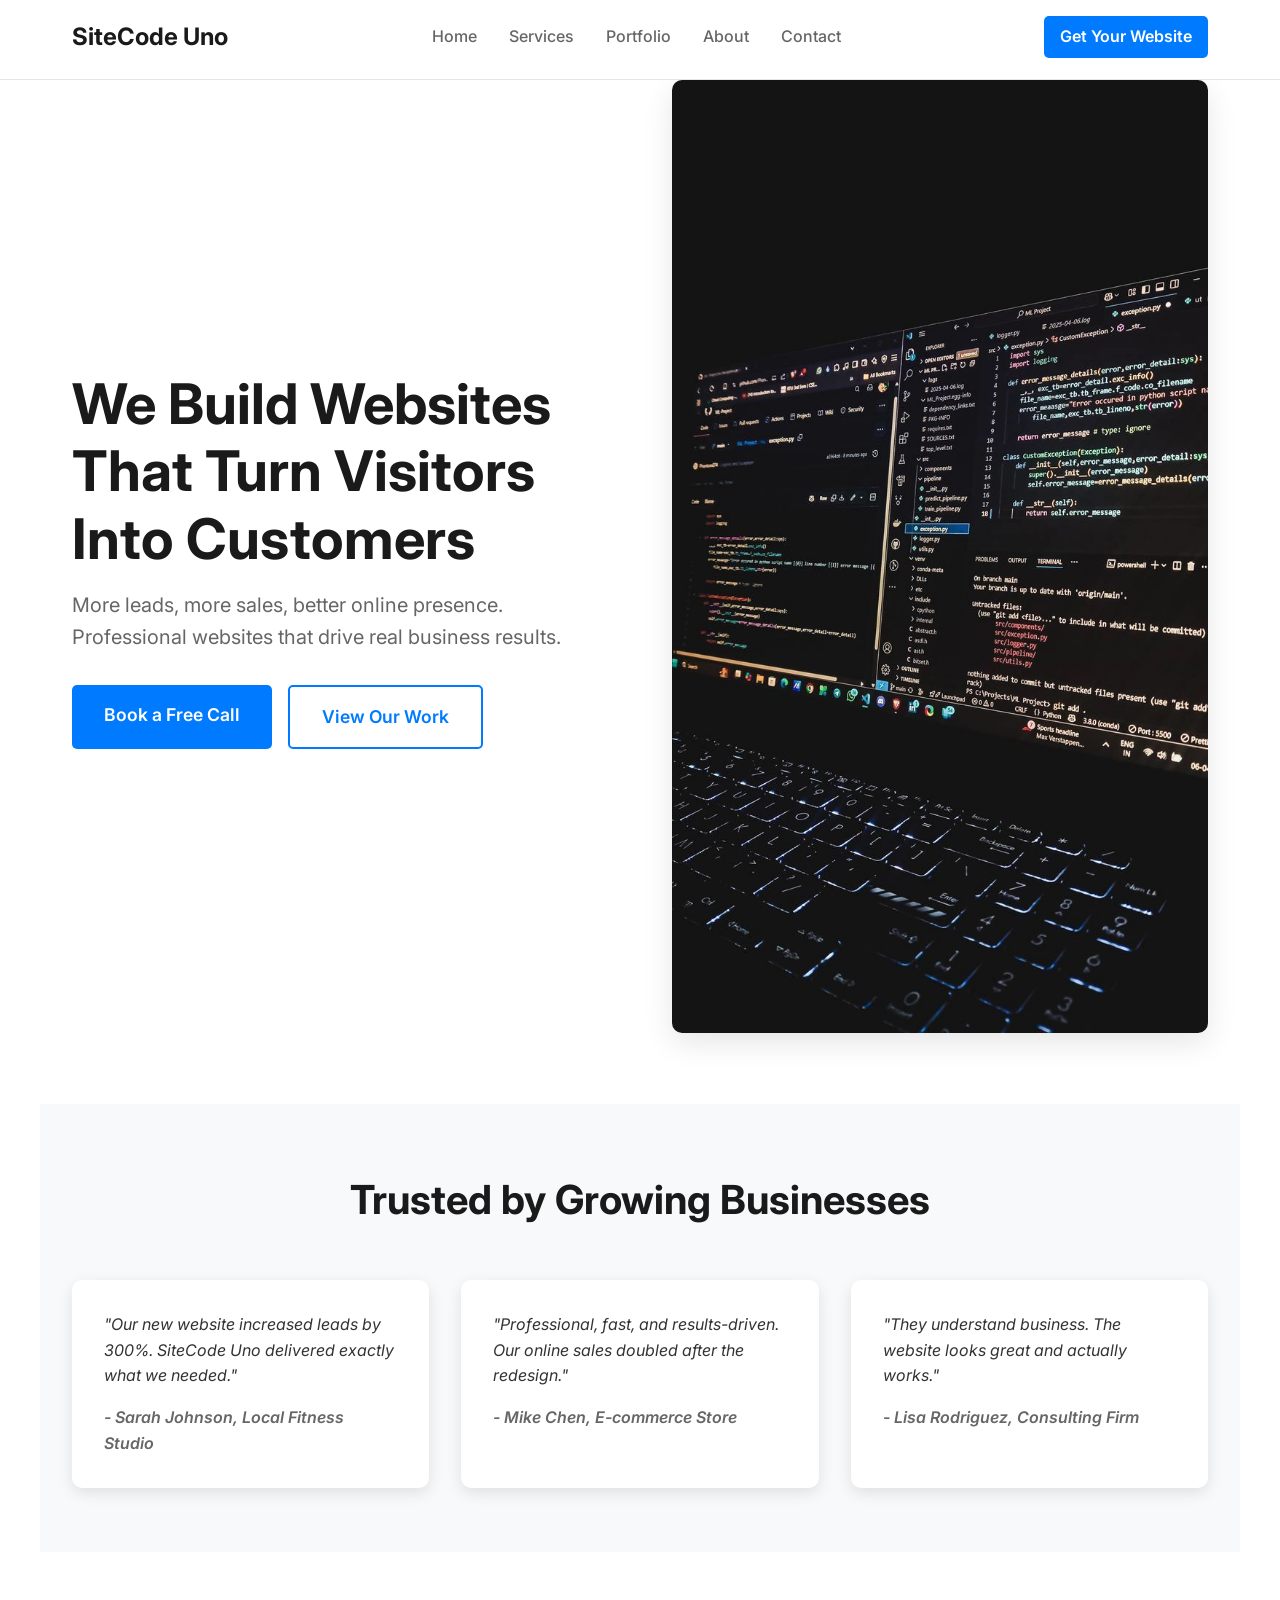
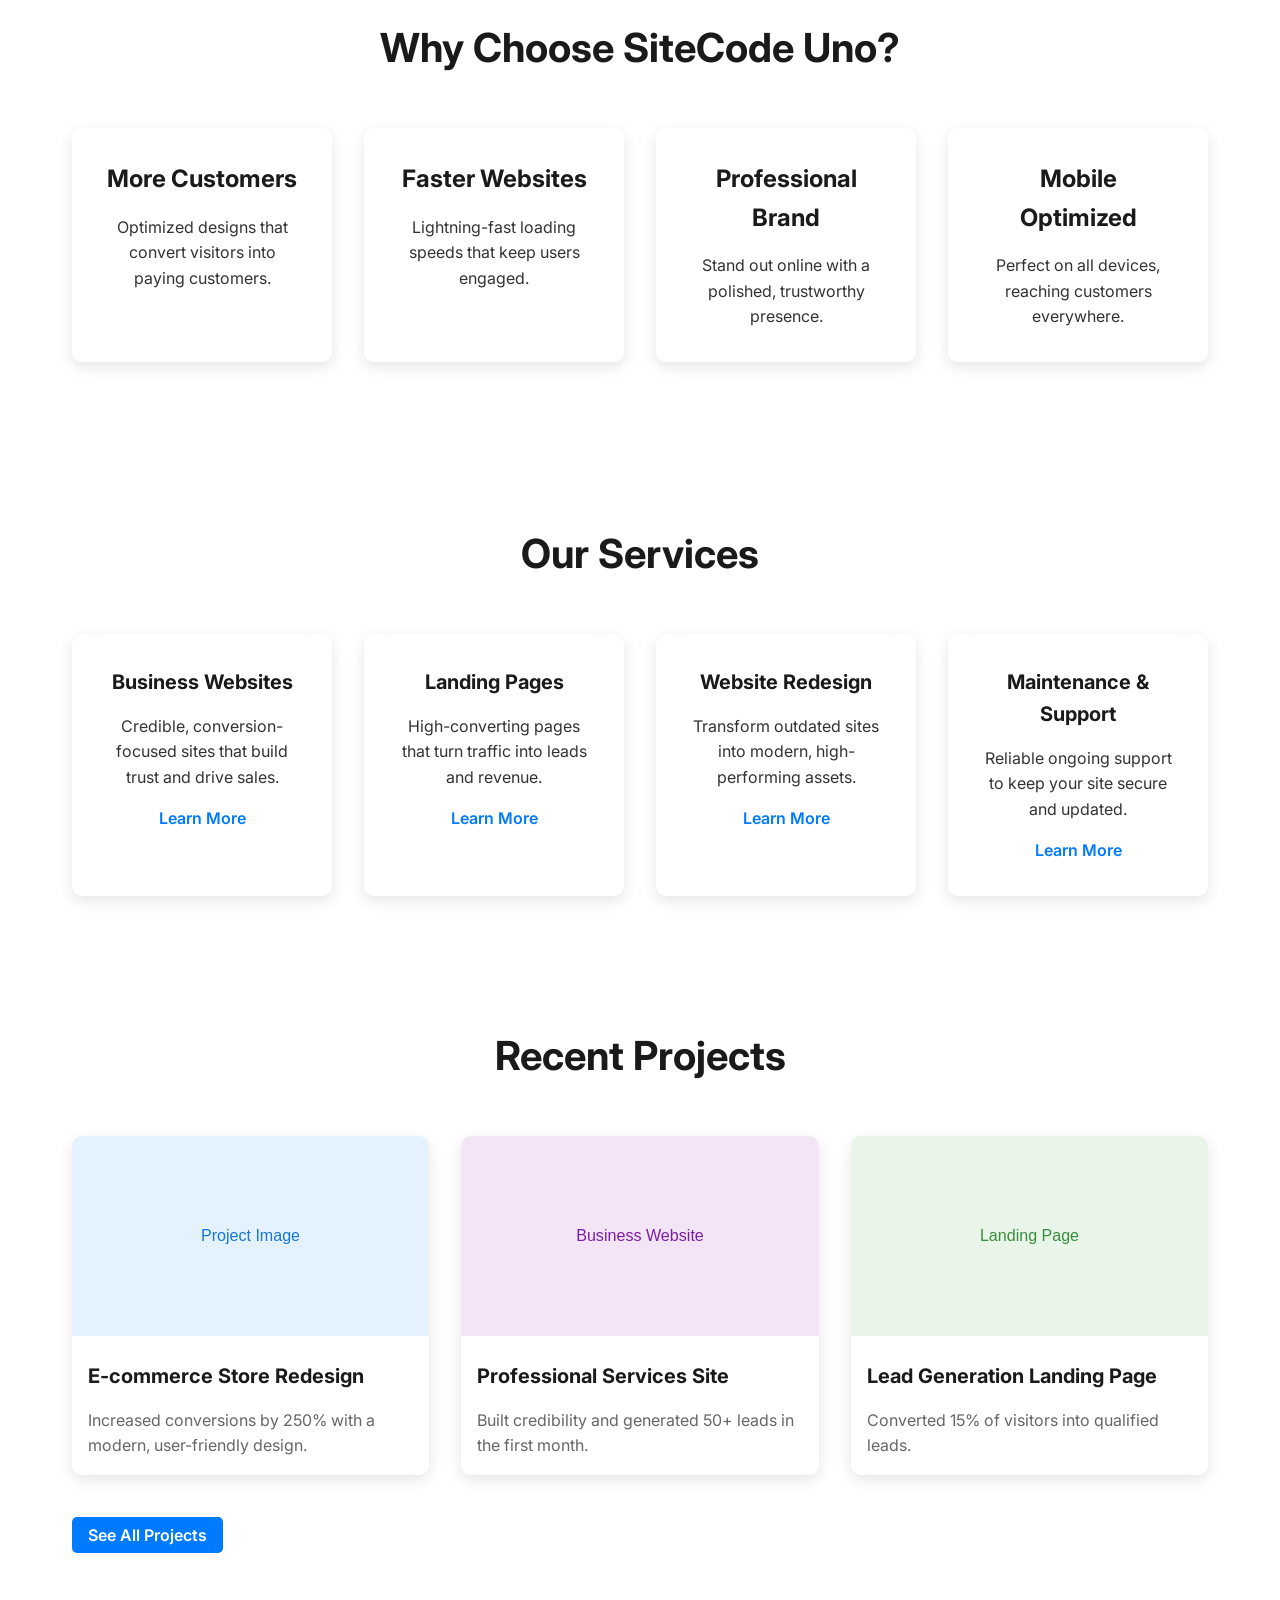
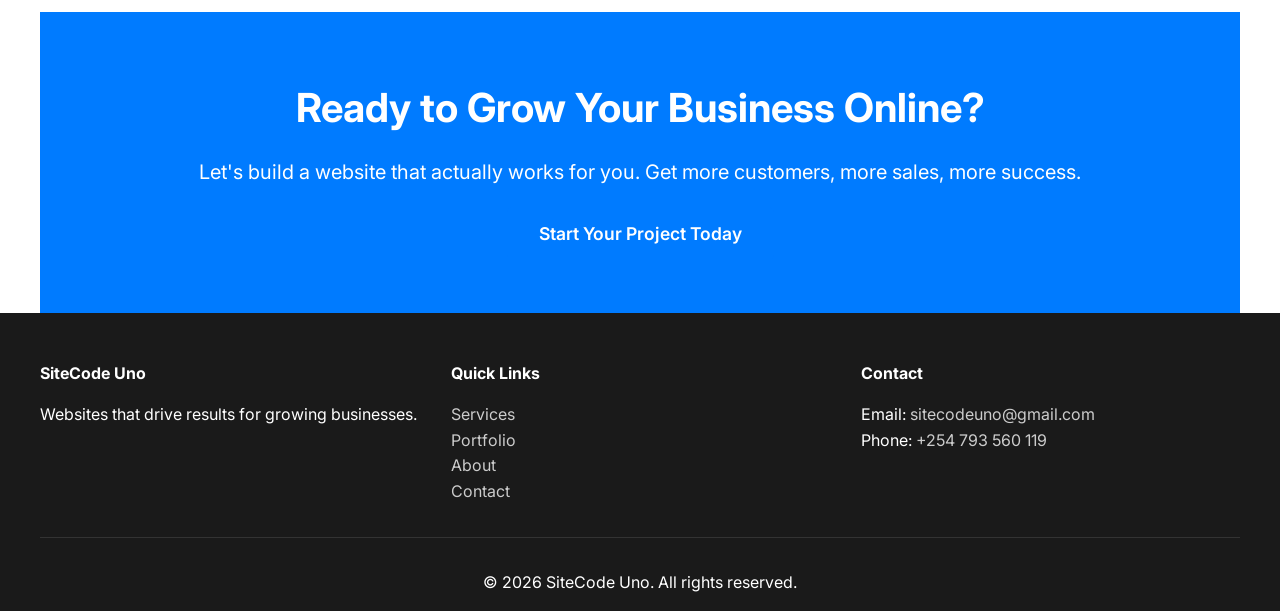
<file: index.html>
<!DOCTYPE html>
<html lang="en">
<head>
    <meta charset="UTF-8">
    <meta name="viewport" content="width=device-width, initial-scale=1.0">
    <title>SiteCode Uno - Websites That Drive Results</title>
    <meta name="description" content="We build high-converting websites for small to medium businesses. Turn visitors into customers and grow your online presence.">
    <link rel="stylesheet" href="assets/css/styles.css">
    <link href="https://fonts.googleapis.com/css2?family=Inter:wght@300;400;500;600;700&display=swap" rel="stylesheet">
</head>
<body>
    <header class="header">
        <nav class="nav">
            <div class="logo">SiteCode Uno</div>
            <button class="nav-toggle" aria-label="Open menu"><span></span></button>
            <ul class="nav-links">
                <li><a href="#home">Home</a></li>
                <li><a href="services.html">Services</a></li>
                <li><a href="portfolio.html">Portfolio</a></li>
                <li><a href="about.html">About</a></li>
                <li><a href="contact.html">Contact</a></li>
            </ul>
            <a href="contact.html" class="cta-button">Get Your Website</a>
        </nav>
    </header>

    <main>
        <section id="home" class="hero">
            <div class="hero-content">
                <h1>We Build Websites That Turn Visitors Into Customers</h1>
                <p>More leads, more sales, better online presence. Professional websites that drive real business results.</p>
                <div class="hero-ctas">
                    <a href="contact.html" class="cta-primary">Book a Free Call</a>
                    <a href="portfolio.html" class="cta-secondary">View Our Work</a>
                </div>
            </div>
            <div class="hero-image">
                <img src="assets/images/homepage.jpg" alt="Professional website design">
            </div>
        </section>

        <section class="social-proof">
            <h2>Trusted by Growing Businesses</h2>
            <div class="testimonials">
                <div class="testimonial">
                    <p>"Our new website increased leads by 300%. SiteCode Uno delivered exactly what we needed."</p>
                    <cite>- Sarah Johnson, Local Fitness Studio</cite>
                </div>
                <div class="testimonial">
                    <p>"Professional, fast, and results-driven. Our online sales doubled after the redesign."</p>
                    <cite>- Mike Chen, E-commerce Store</cite>
                </div>
                <div class="testimonial">
                    <p>"They understand business. The website looks great and actually works."</p>
                    <cite>- Lisa Rodriguez, Consulting Firm</cite>
                </div>
            </div>
        </section>

        <section class="value-prop">
            <h2>Why Choose SiteCode Uno?</h2>
            <div class="benefits">
                <div class="benefit">
                    <h3>More Customers</h3>
                    <p>Optimized designs that convert visitors into paying customers.</p>
                </div>
                <div class="benefit">
                    <h3>Faster Websites</h3>
                    <p>Lightning-fast loading speeds that keep users engaged.</p>
                </div>
                <div class="benefit">
                    <h3>Professional Brand</h3>
                    <p>Stand out online with a polished, trustworthy presence.</p>
                </div>
                <div class="benefit">
                    <h3>Mobile Optimized</h3>
                    <p>Perfect on all devices, reaching customers everywhere.</p>
                </div>
            </div>
        </section>

        <section class="services-preview">
            <h2>Our Services</h2>
            <div class="services-grid">
                <div class="service-card">
                    <h3>Business Websites</h3>
                    <p>Credible, conversion-focused sites that build trust and drive sales.</p>
                    <a href="services.html#business-websites" class="learn-more">Learn More</a>
                </div>
                <div class="service-card">
                    <h3>Landing Pages</h3>
                    <p>High-converting pages that turn traffic into leads and revenue.</p>
                    <a href="services.html#landing-pages" class="learn-more">Learn More</a>
                </div>
                <div class="service-card">
                    <h3>Website Redesign</h3>
                    <p>Transform outdated sites into modern, high-performing assets.</p>
                    <a href="services.html#redesign" class="learn-more">Learn More</a>
                </div>
                <div class="service-card">
                    <h3>Maintenance & Support</h3>
                    <p>Reliable ongoing support to keep your site secure and updated.</p>
                    <a href="services.html#maintenance" class="learn-more">Learn More</a>
                </div>
            </div>
        </section>

        <section class="portfolio-preview">
            <h2>Recent Projects</h2>
            <div class="portfolio-grid">
                <div class="project-card">
                    <img src="assets/images/project1-placeholder.svg" alt="E-commerce Website">
                    <h3>E-commerce Store Redesign</h3>
                    <p>Increased conversions by 250% with a modern, user-friendly design.</p>
                </div>
                <div class="project-card">
                    <img src="assets/images/project2-placeholder.svg" alt="Business Website">
                    <h3>Professional Services Site</h3>
                    <p>Built credibility and generated 50+ leads in the first month.</p>
                </div>
                <div class="project-card">
                    <img src="assets/images/project3-placeholder.svg" alt="Landing Page">
                    <h3>Lead Generation Landing Page</h3>
                    <p>Converted 15% of visitors into qualified leads.</p>
                </div>
            </div>
            <a href="portfolio.html" class="cta-button">See All Projects</a>
        </section>

        <section class="final-cta">
            <h2>Ready to Grow Your Business Online?</h2>
            <p>Let's build a website that actually works for you. Get more customers, more sales, more success.</p>
            <a href="contact.html" class="cta-primary">Start Your Project Today</a>
        </section>
    </main>

    <footer class="footer">
        <div class="footer-content">
            <div class="footer-section">
                <h4>SiteCode Uno</h4>
                <p>Websites that drive results for growing businesses.</p>
            </div>
            <div class="footer-section">
                <h4>Quick Links</h4>
                <ul>
                    <li><a href="services.html">Services</a></li>
                    <li><a href="portfolio.html">Portfolio</a></li>
                    <li><a href="about.html">About</a></li>
                    <li><a href="contact.html">Contact</a></li>
                </ul>
            </div>
            <div class="footer-section">
                <h4>Contact</h4>
                <p>Email: <a href="mailto:sitecodeuno@gmail.com">sitecodeuno@gmail.com</a></p>
                <p>Phone: <a href="tel:+254793560119">+254 793 560 119</a></p>
            </div>
        </div>
        <div class="footer-bottom">
            <p>&copy; 2026 SiteCode Uno. All rights reserved.</p>
        </div>
    </footer>

    <script src="assets/js/script.js"></script>
</body>
</html>
</file>
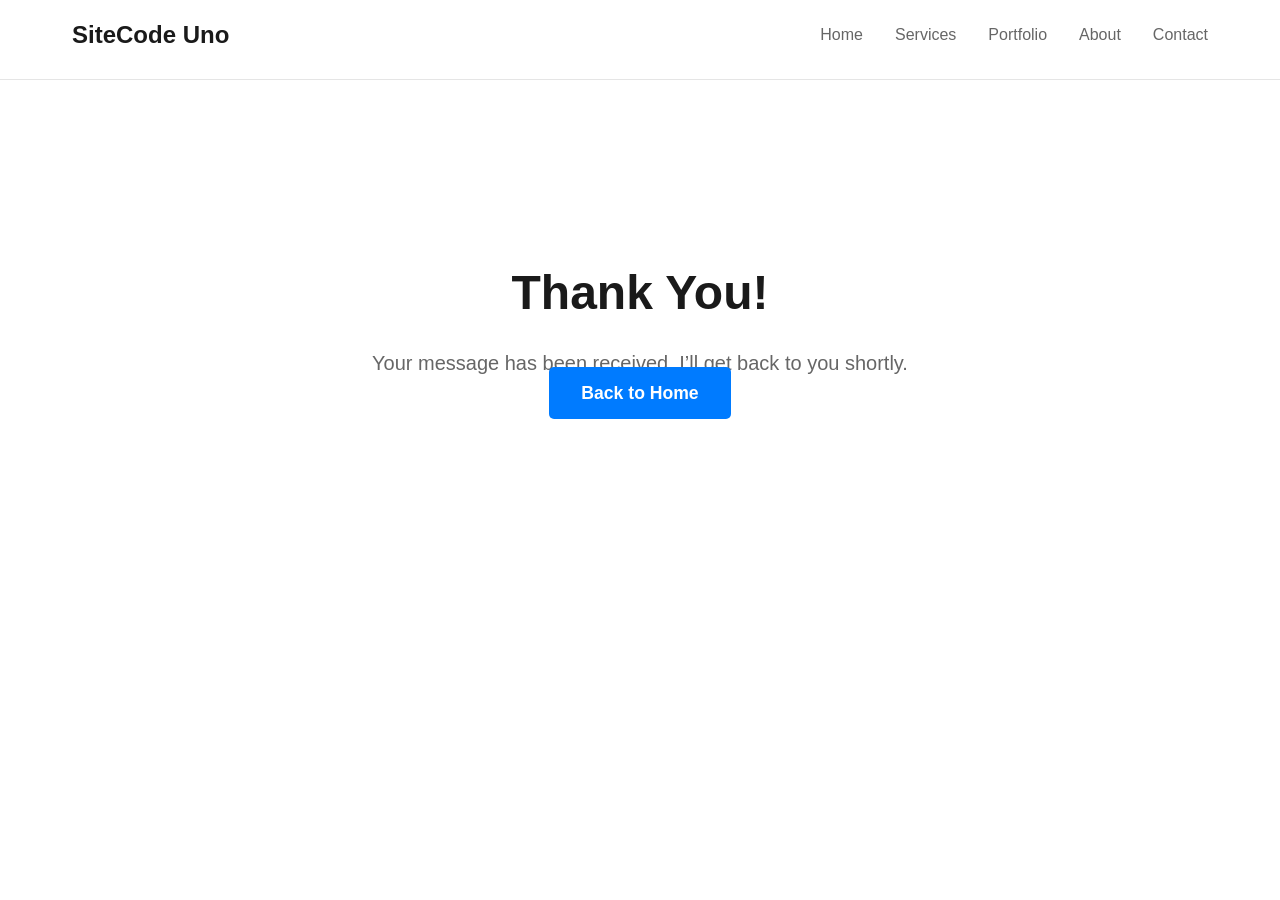
<file: thank-you/index.html>
<!DOCTYPE html>
<html lang="en">
<head>
    <meta charset="UTF-8">
    <meta name="viewport" content="width=device-width, initial-scale=1.0">
    <title>Thank You - SiteCode Uno</title>
    <meta name="description" content="Thank you for contacting SiteCode Uno.">
    <link rel="stylesheet" href="../assets/css/styles.css">
</head>
<body>
    <header class="header">
        <nav class="nav">
            <div class="logo">SiteCode Uno</div>
            <ul class="nav-links">
                <li><a href="../index.html">Home</a></li>
                <li><a href="../services.html">Services</a></li>
                <li><a href="../portfolio.html">Portfolio</a></li>
                <li><a href="../about.html">About</a></li>
                <li><a href="../contact.html">Contact</a></li>
            </ul>
        </nav>
    </header>

    <main>
        <section class="contact-page" style="min-height: 70vh; display: flex; align-items: center; justify-content: center;">
            <div class="contact-hero" style="text-align: center; max-width: 700px;">
                <h1>Thank You!</h1>
                <p>Your message has been received. I’ll get back to you shortly.</p>
                <a href="../index.html" class="cta-primary">Back to Home</a>
            </div>
        </section>
    </main>

    <script src="../assets/js/script.js"></script>
</body>
</html>
</file>
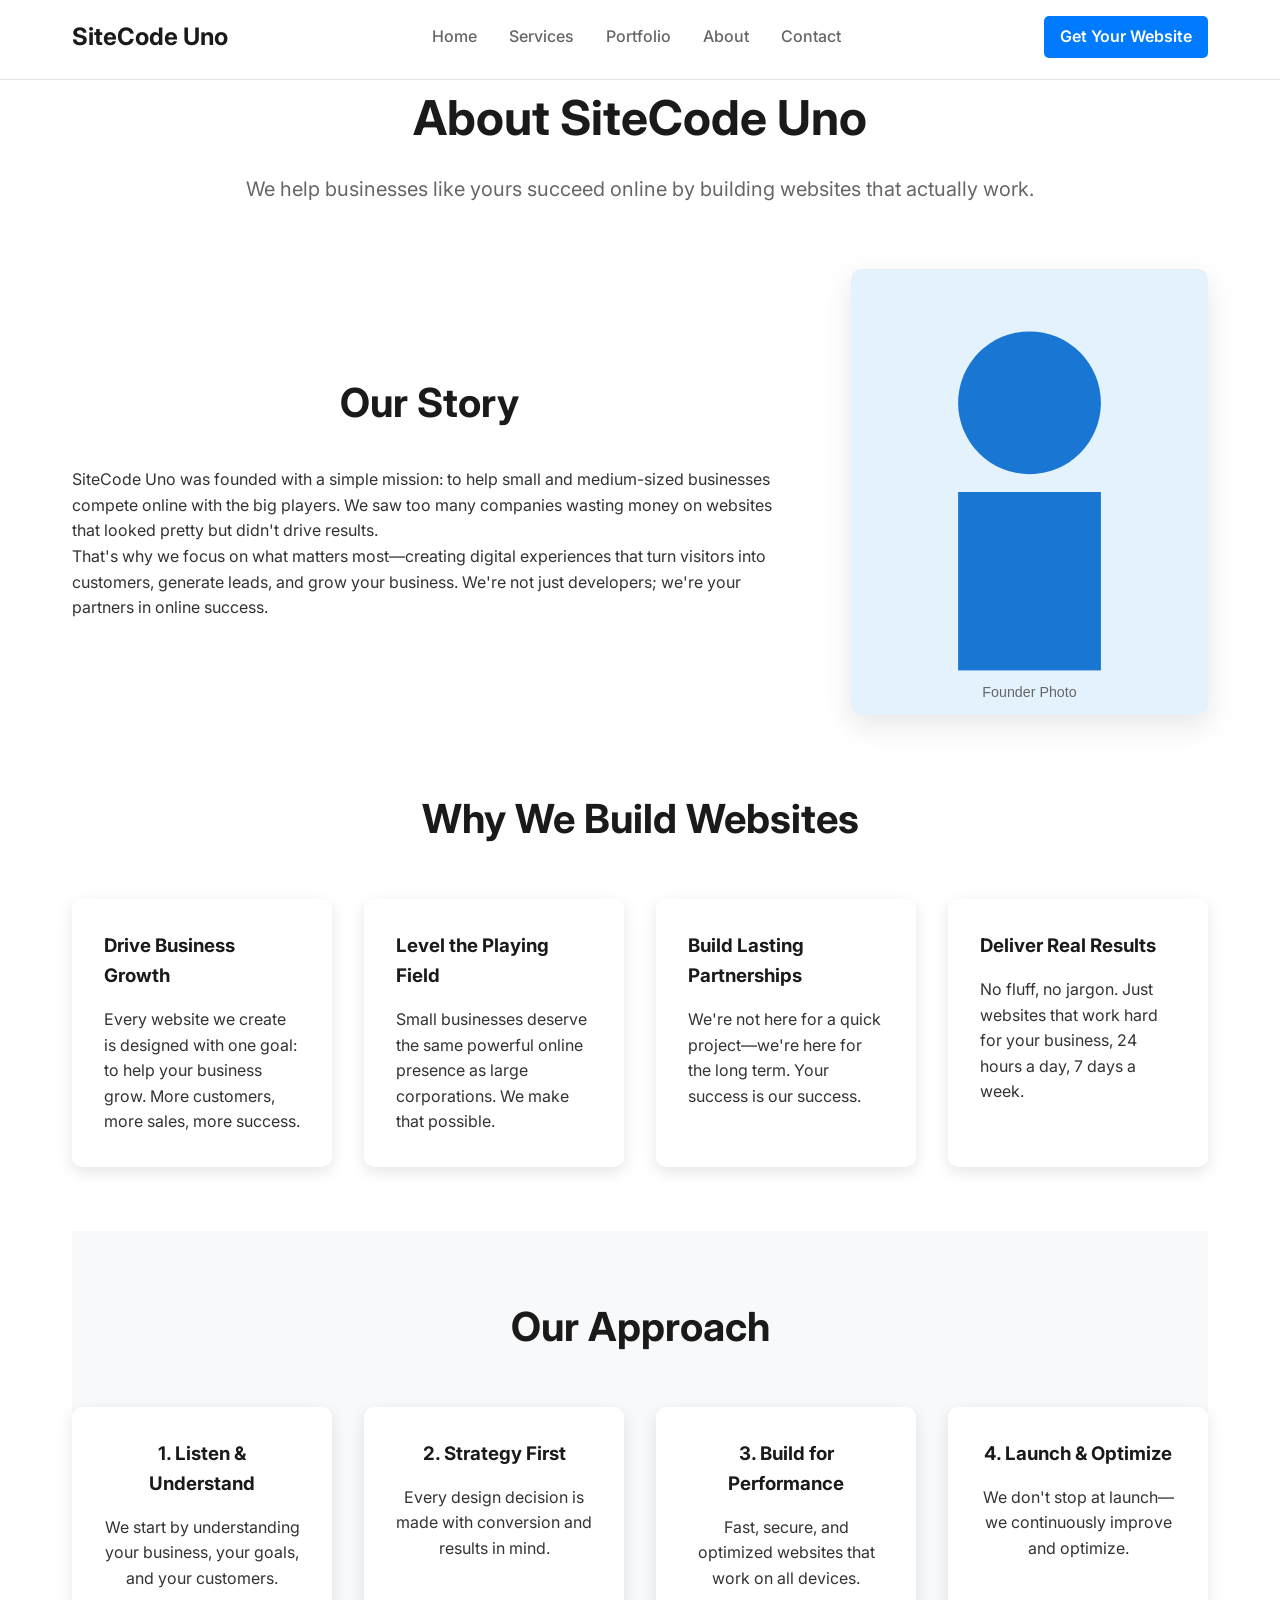
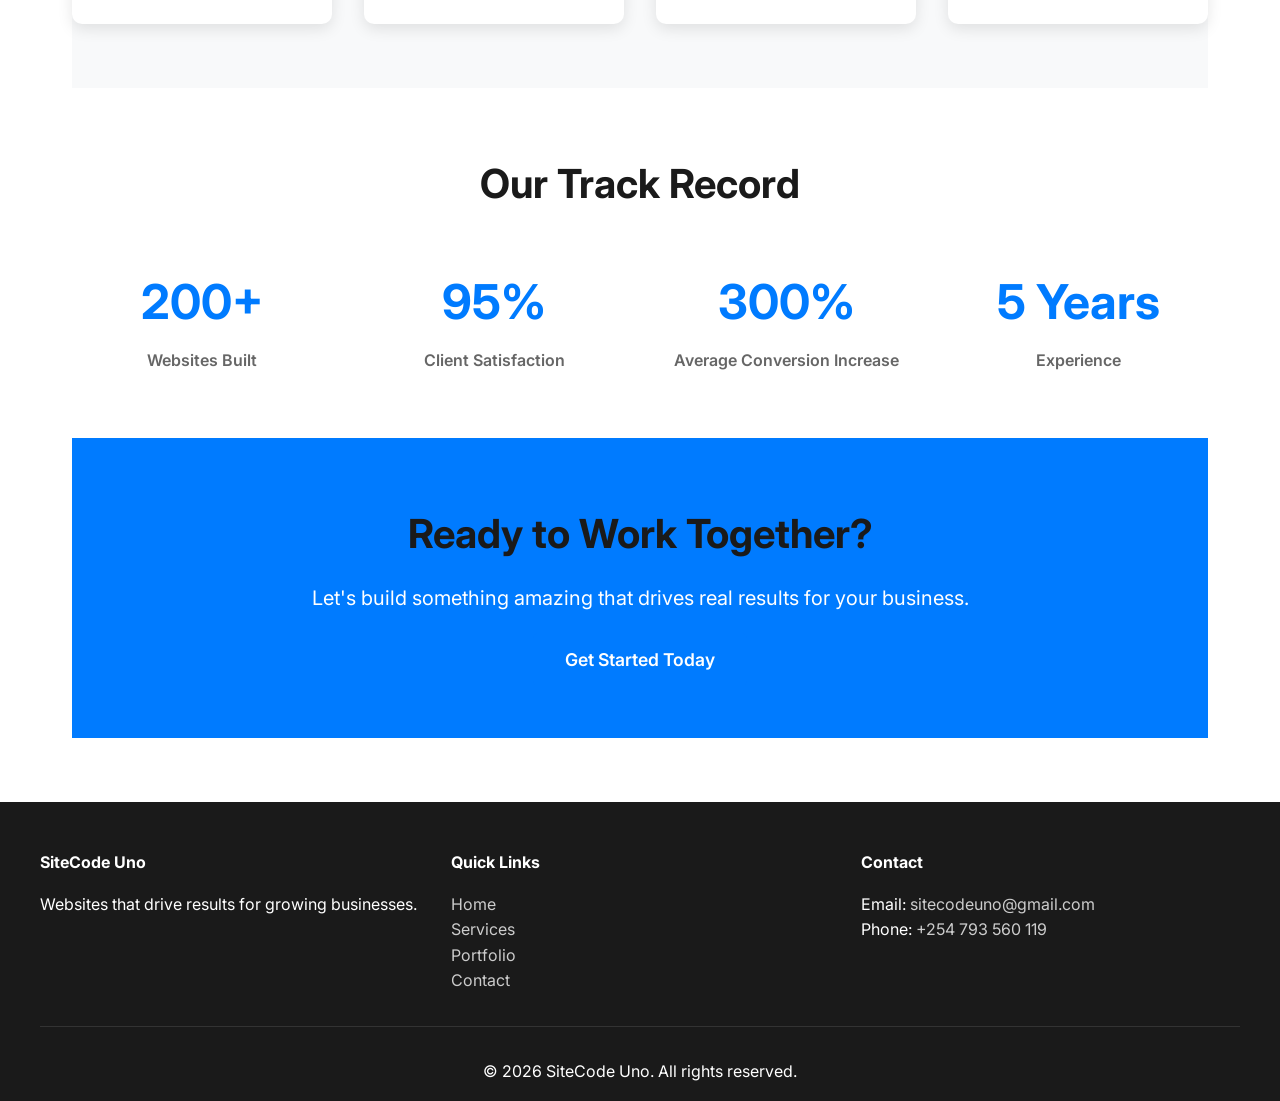
<file: about.html>
<!DOCTYPE html>
<html lang="en">
<head>
    <meta charset="UTF-8">
    <meta name="viewport" content="width=device-width, initial-scale=1.0">
    <title>About - SiteCode Uno</title>
    <meta name="description" content="Learn about SiteCode Uno - your partner in building websites that drive business growth.">
    <link rel="stylesheet" href="assets/css/styles.css">
    <link href="https://fonts.googleapis.com/css2?family=Inter:wght@300;400;500;600;700&display=swap" rel="stylesheet">
</head>
<body>
    <header class="header">
        <nav class="nav">
            <div class="logo">SiteCode Uno</div>
            <button class="nav-toggle" aria-label="Open menu"><span></span></button>
            <ul class="nav-links">
                <li><a href="index.html">Home</a></li>
                <li><a href="services.html">Services</a></li>
                <li><a href="portfolio.html">Portfolio</a></li>
                <li><a href="#about">About</a></li>
                <li><a href="contact.html">Contact</a></li>
            </ul>
            <a href="contact.html" class="cta-button">Get Your Website</a>
        </nav>
    </header>

    <main>
        <section id="about" class="about-page">
            <div class="about-hero">
                <h1>About SiteCode Uno</h1>
                <p>We help businesses like yours succeed online by building websites that actually work.</p>
            </div>

            <div class="founder-story">
                <div class="story-content">
                    <h2>Our Story</h2>
                    <p>SiteCode Uno was founded with a simple mission: to help small and medium-sized businesses compete online with the big players. We saw too many companies wasting money on websites that looked pretty but didn't drive results.</p>
                    <p>That's why we focus on what matters most—creating digital experiences that turn visitors into customers, generate leads, and grow your business. We're not just developers; we're your partners in online success.</p>
                </div>
                <div class="story-image">
                    <img src="assets/images/founder-placeholder.svg" alt="Founder">
                </div>
            </div>

            <div class="why-we-build">
                <h2>Why We Build Websites</h2>
                <div class="reasons">
                    <div class="reason">
                        <h3>Drive Business Growth</h3>
                        <p>Every website we create is designed with one goal: to help your business grow. More customers, more sales, more success.</p>
                    </div>
                    <div class="reason">
                        <h3>Level the Playing Field</h3>
                        <p>Small businesses deserve the same powerful online presence as large corporations. We make that possible.</p>
                    </div>
                    <div class="reason">
                        <h3>Build Lasting Partnerships</h3>
                        <p>We're not here for a quick project—we're here for the long term. Your success is our success.</p>
                    </div>
                    <div class="reason">
                        <h3>Deliver Real Results</h3>
                        <p>No fluff, no jargon. Just websites that work hard for your business, 24 hours a day, 7 days a week.</p>
                    </div>
                </div>
            </div>

            <div class="our-approach">
                <h2>Our Approach</h2>
                <div class="approach-steps">
                    <div class="step">
                        <h3>1. Listen & Understand</h3>
                        <p>We start by understanding your business, your goals, and your customers.</p>
                    </div>
                    <div class="step">
                        <h3>2. Strategy First</h3>
                        <p>Every design decision is made with conversion and results in mind.</p>
                    </div>
                    <div class="step">
                        <h3>3. Build for Performance</h3>
                        <p>Fast, secure, and optimized websites that work on all devices.</p>
                    </div>
                    <div class="step">
                        <h3>4. Launch & Optimize</h3>
                        <p>We don't stop at launch—we continuously improve and optimize.</p>
                    </div>
                </div>
            </div>

            <div class="stats">
                <h2>Our Track Record</h2>
                <div class="stats-grid">
                    <div class="stat">
                        <h3>200+</h3>
                        <p>Websites Built</p>
                    </div>
                    <div class="stat">
                        <h3>95%</h3>
                        <p>Client Satisfaction</p>
                    </div>
                    <div class="stat">
                        <h3>300%</h3>
                        <p>Average Conversion Increase</p>
                    </div>
                    <div class="stat">
                        <h3>5 Years</h3>
                        <p>Experience</p>
                    </div>
                </div>
            </div>

            <div class="cta-section">
                <h2>Ready to Work Together?</h2>
                <p>Let's build something amazing that drives real results for your business.</p>
                <a href="contact.html" class="cta-primary">Get Started Today</a>
            </div>
        </section>
    </main>

    <footer class="footer">
        <div class="footer-content">
            <div class="footer-section">
                <h4>SiteCode Uno</h4>
                <p>Websites that drive results for growing businesses.</p>
            </div>
            <div class="footer-section">
                <h4>Quick Links</h4>
                <ul>
                    <li><a href="index.html">Home</a></li>
                    <li><a href="services.html">Services</a></li>
                    <li><a href="portfolio.html">Portfolio</a></li>
                    <li><a href="contact.html">Contact</a></li>
                </ul>
            </div>
            <div class="footer-section">
                <h4>Contact</h4>
                <p>Email: <a href="mailto:sitecodeuno@gmail.com">sitecodeuno@gmail.com</a></p>
                <p>Phone: <a href="tel:+254793560119">+254 793 560 119</a></p>
            </div>
        </div>
        <div class="footer-bottom">
            <p>&copy; 2026 SiteCode Uno. All rights reserved.</p>
        </div>
    </footer>

    <script src="assets/js/script.js"></script>
</body>
</html>
</file>
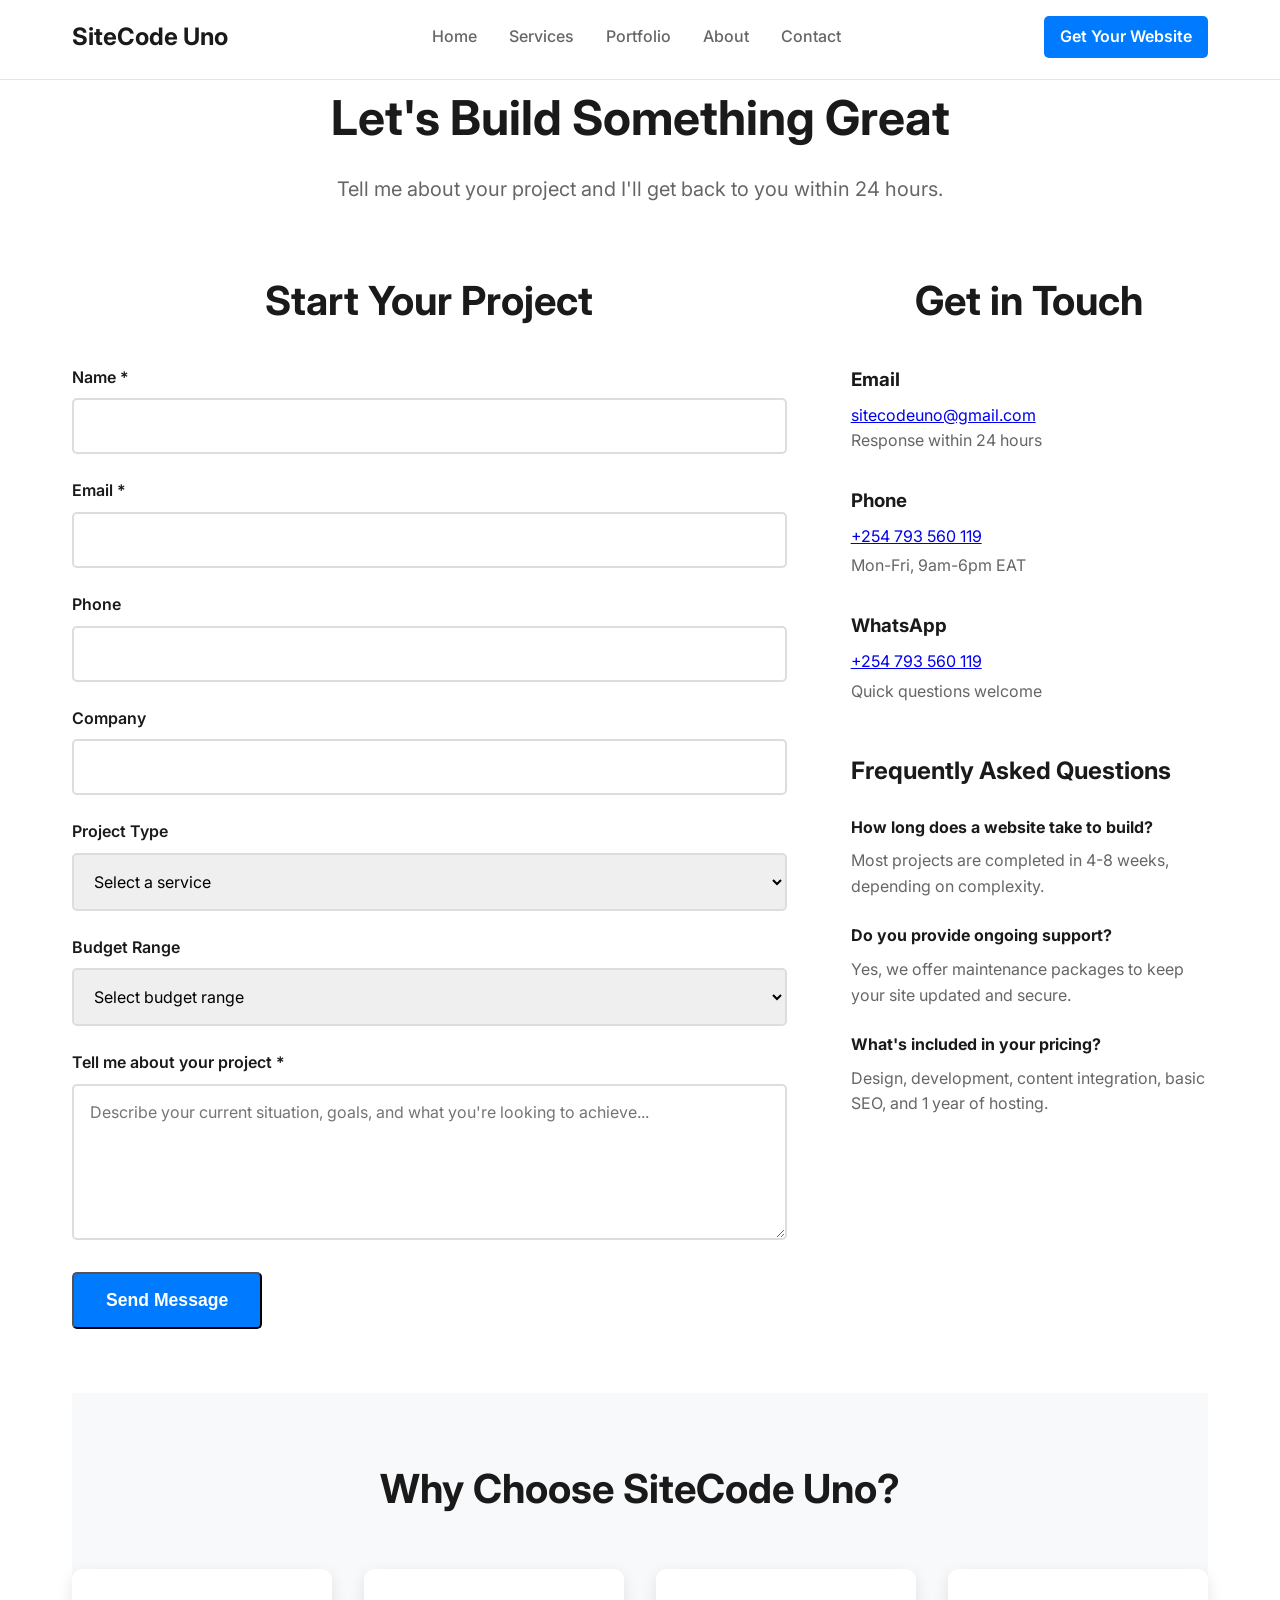
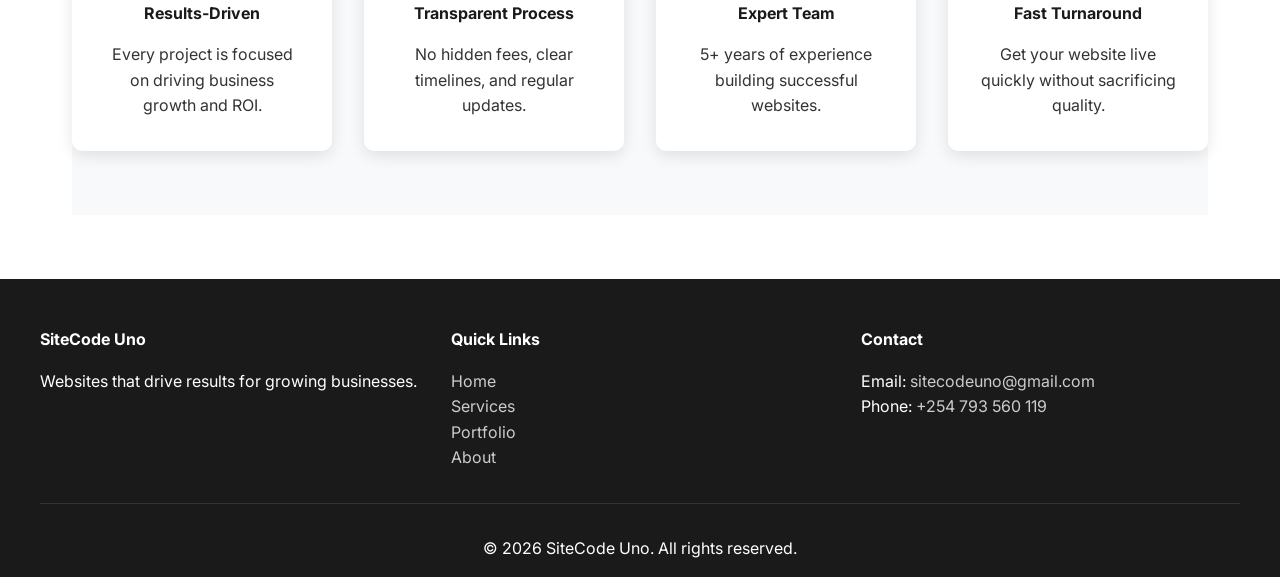
<file: contact.html>
<!DOCTYPE html>
<html lang="en">
<head>
    <meta charset="UTF-8">
    <meta name="viewport" content="width=device-width, initial-scale=1.0">
    <title>Contact - SiteCode Uno</title>
    <meta name="description" content="Get in touch with SiteCode Uno. Ready to build a website that drives results? Let's talk.">
    <link rel="stylesheet" href="assets/css/styles.css">
    <link href="https://fonts.googleapis.com/css2?family=Inter:wght@300;400;500;600;700&display=swap" rel="stylesheet">
</head>
<body>
    <header class="header">
        <nav class="nav">
            <div class="logo">SiteCode Uno</div>
            <button class="nav-toggle" aria-label="Open menu"><span></span></button>
            <ul class="nav-links">
                <li><a href="index.html">Home</a></li>
                <li><a href="services.html">Services</a></li>
                <li><a href="portfolio.html">Portfolio</a></li>
                <li><a href="about.html">About</a></li>
                <li><a href="contact.html">Contact</a></li>
            </ul>
            <a href="contact.html" class="cta-button">Get Your Website</a>
        </nav>
    </header>

    <main>
        <section id="contact" class="contact-page">
            <div class="contact-hero">
                <h1>Let's Build Something Great</h1>
                <p>Tell me about your project and I'll get back to you within 24 hours.</p>
            </div>

            <div class="contact-content">
                <div class="contact-form-section">
                    <h2>Start Your Project</h2>
                    <form id="contact-form" action="https://formsubmit.co/sitecodeuno@gmail.com" method="POST">
                        <input type="hidden" name="_subject" value="New website inquiry from SiteCode Uno">
                        <input type="hidden" name="_captcha" value="false">
                        <input type="hidden" name="_template" value="table">
                        <input type="hidden" name="_next" value="https://sitecodeuno.netlify.app/thank-you.html">

                        <div class="form-group">
                            <label for="name">Name *</label>
                            <input type="text" id="name" name="name" required>
                        </div>

                        <div class="form-group">
                            <label for="email">Email *</label>
                            <input type="email" id="email" name="email" required>
                        </div>

                        <div class="form-group">
                            <label for="phone">Phone</label>
                            <input type="tel" id="phone" name="phone">
                        </div>

                        <div class="form-group">
                            <label for="company">Company</label>
                            <input type="text" id="company" name="company">
                        </div>

                        <div class="form-group">
                            <label for="project-type">Project Type</label>
                            <select id="project-type" name="project_type">
                                <option value="">Select a service</option>
                                <option value="business-website">Business Website</option>
                                <option value="landing-page">Landing Page</option>
                                <option value="redesign">Website Redesign</option>
                                <option value="maintenance">Maintenance & Support</option>
                                <option value="other">Other</option>
                            </select>
                        </div>

                        <div class="form-group">
                            <label for="budget">Budget Range</label>
                            <select id="budget" name="budget_range">
                                <option value="">Select budget range</option>
                                <option value="under-1k">Under $1,000</option>
                                <option value="1k-3k">$1,000 - $3,000</option>
                                <option value="3k-7k">$3,000 - $7,000</option>
                                <option value="7k-plus">$7,000+</option>
                            </select>
                        </div>

                        <div class="form-group">
                            <label for="message">Tell me about your project *</label>
                            <textarea id="message" name="message" rows="6" required placeholder="Describe your current situation, goals, and what you're looking to achieve..."></textarea>
                        </div>

                        <div id="form-status" class="form-status" aria-live="polite"></div>
                        <button type="submit" class="cta-primary">Send Message</button>
                    </form>
                </div>

                <div class="contact-info">
                    <h2>Get in Touch</h2>

                    <div class="contact-methods">
                        <div class="contact-method">
                            <h3>Email</h3>
                            <a href="mailto:sitecodeuno@gmail.com">sitecodeuno@gmail.com</a>
                            <p>Response within 24 hours</p>
                        </div>

                        <div class="contact-method">
                            <h3>Phone</h3>
                            <p><a href="tel:+254793560119">+254 793 560 119</a></p>
                            <p>Mon-Fri, 9am-6pm EAT</p>
                        </div>

                        <div class="contact-method">
                            <h3>WhatsApp</h3>
                            <p><a href="tel:+254793560119">+254 793 560 119</a></p>
                            <p>Quick questions welcome</p>
                        </div>
                    </div>

                    <div class="faq">
                        <h3>Frequently Asked Questions</h3>
                        <div class="faq-item">
                            <h4>How long does a website take to build?</h4>
                            <p>Most projects are completed in 4-8 weeks, depending on complexity.</p>
                        </div>
                        <div class="faq-item">
                            <h4>Do you provide ongoing support?</h4>
                            <p>Yes, we offer maintenance packages to keep your site updated and secure.</p>
                        </div>
                        <div class="faq-item">
                            <h4>What's included in your pricing?</h4>
                            <p>Design, development, content integration, basic SEO, and 1 year of hosting.</p>
                        </div>
                    </div>
                </div>
            </div>

            <div class="trust-signals">
                <h2>Why Choose SiteCode Uno?</h2>
                <div class="trust-grid">
                    <div class="trust-item">
                        <h4>Results-Driven</h4>
                        <p>Every project is focused on driving business growth and ROI.</p>
                    </div>
                    <div class="trust-item">
                        <h4>Transparent Process</h4>
                        <p>No hidden fees, clear timelines, and regular updates.</p>
                    </div>
                    <div class="trust-item">
                        <h4>Expert Team</h4>
                        <p>5+ years of experience building successful websites.</p>
                    </div>
                    <div class="trust-item">
                        <h4>Fast Turnaround</h4>
                        <p>Get your website live quickly without sacrificing quality.</p>
                    </div>
                </div>
            </div>
        </section>
    </main>

    <footer class="footer">
        <div class="footer-content">
            <div class="footer-section">
                <h4>SiteCode Uno</h4>
                <p>Websites that drive results for growing businesses.</p>
            </div>
            <div class="footer-section">
                <h4>Quick Links</h4>
                <ul>
                    <li><a href="index.html">Home</a></li>
                    <li><a href="services.html">Services</a></li>
                    <li><a href="portfolio.html">Portfolio</a></li>
                    <li><a href="about.html">About</a></li>
                </ul>
            </div>
            <div class="footer-section">
                <h4>Contact</h4>
                <p>Email: <a href="mailto:sitecodeuno@gmail.com">sitecodeuno@gmail.com</a></p>
                <p>Phone: <a href="tel:+254793560119">+254 793 560 119</a></p>
            </div>
        </div>
        <div class="footer-bottom">
            <p>&copy; 2026 SiteCode Uno. All rights reserved.</p>
        </div>
    </footer>

    <script src="assets/js/script.js"></script>
</body>
</html>
</file>
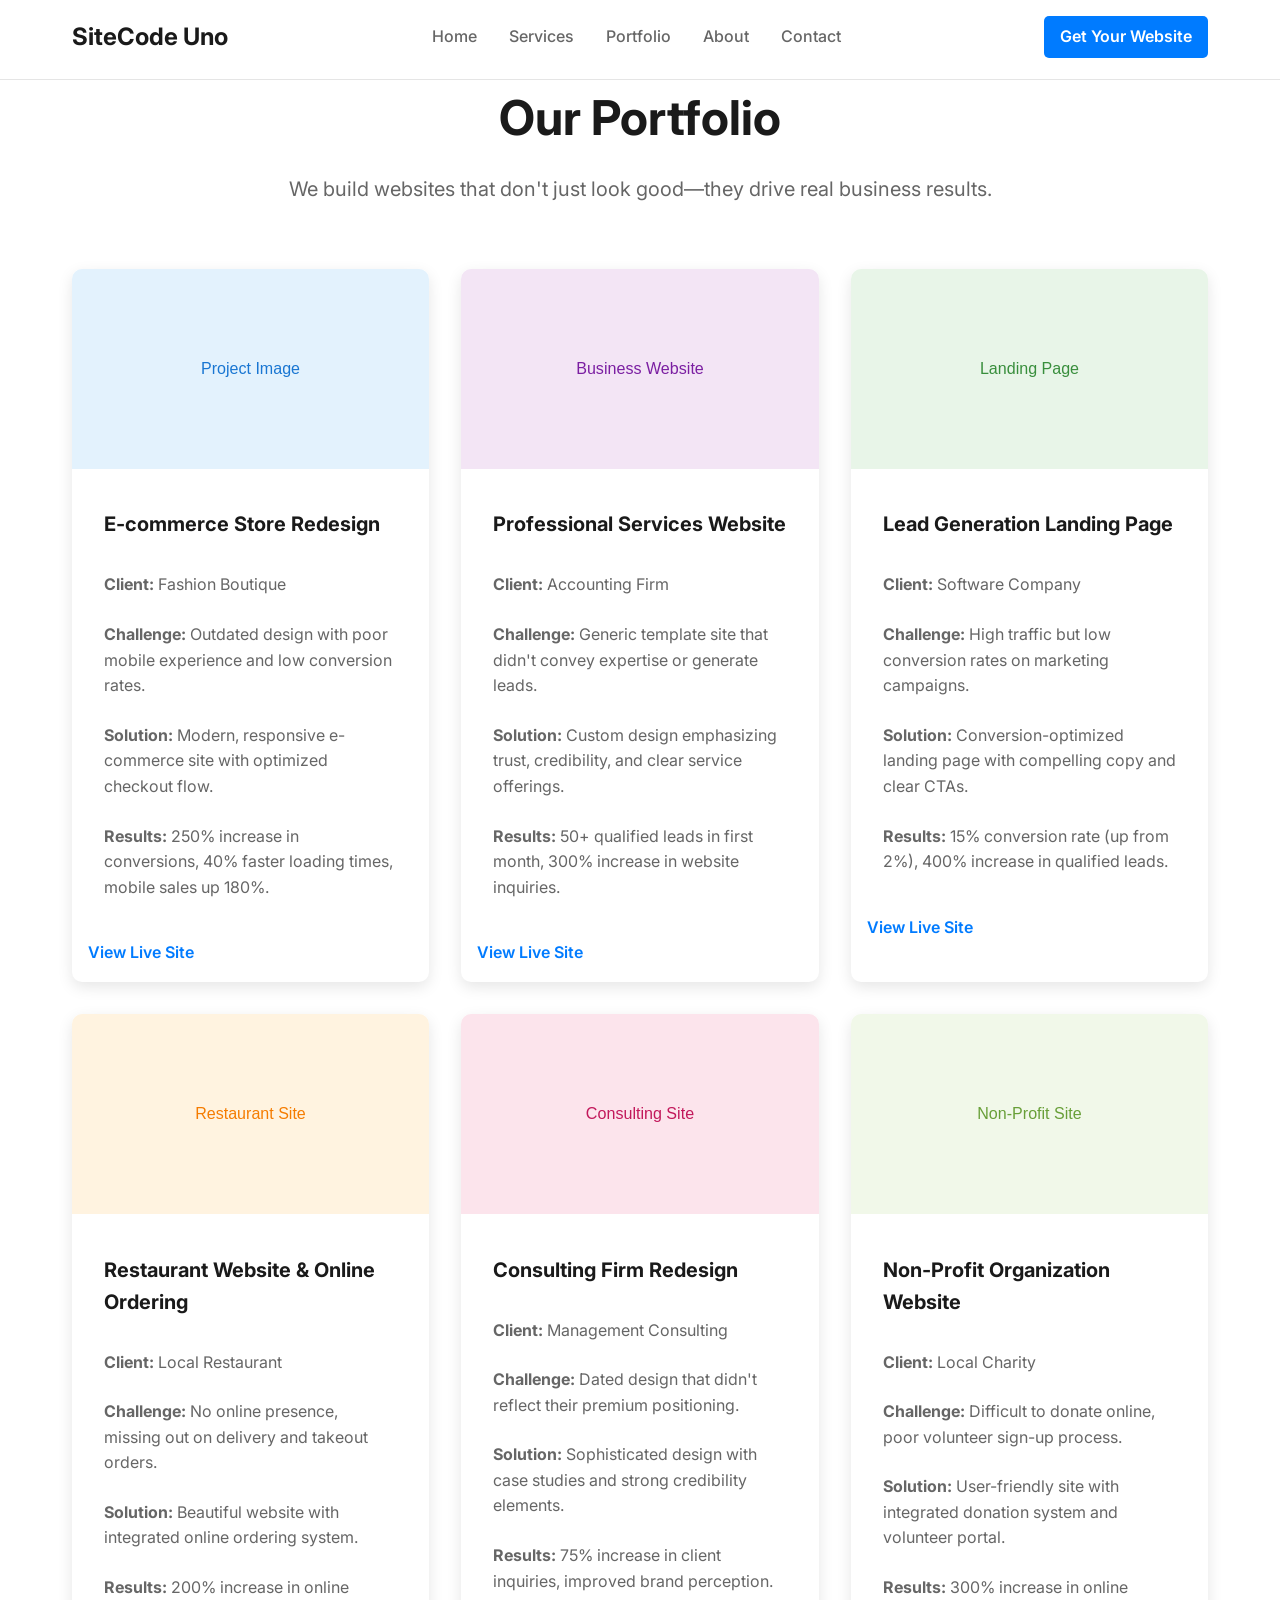
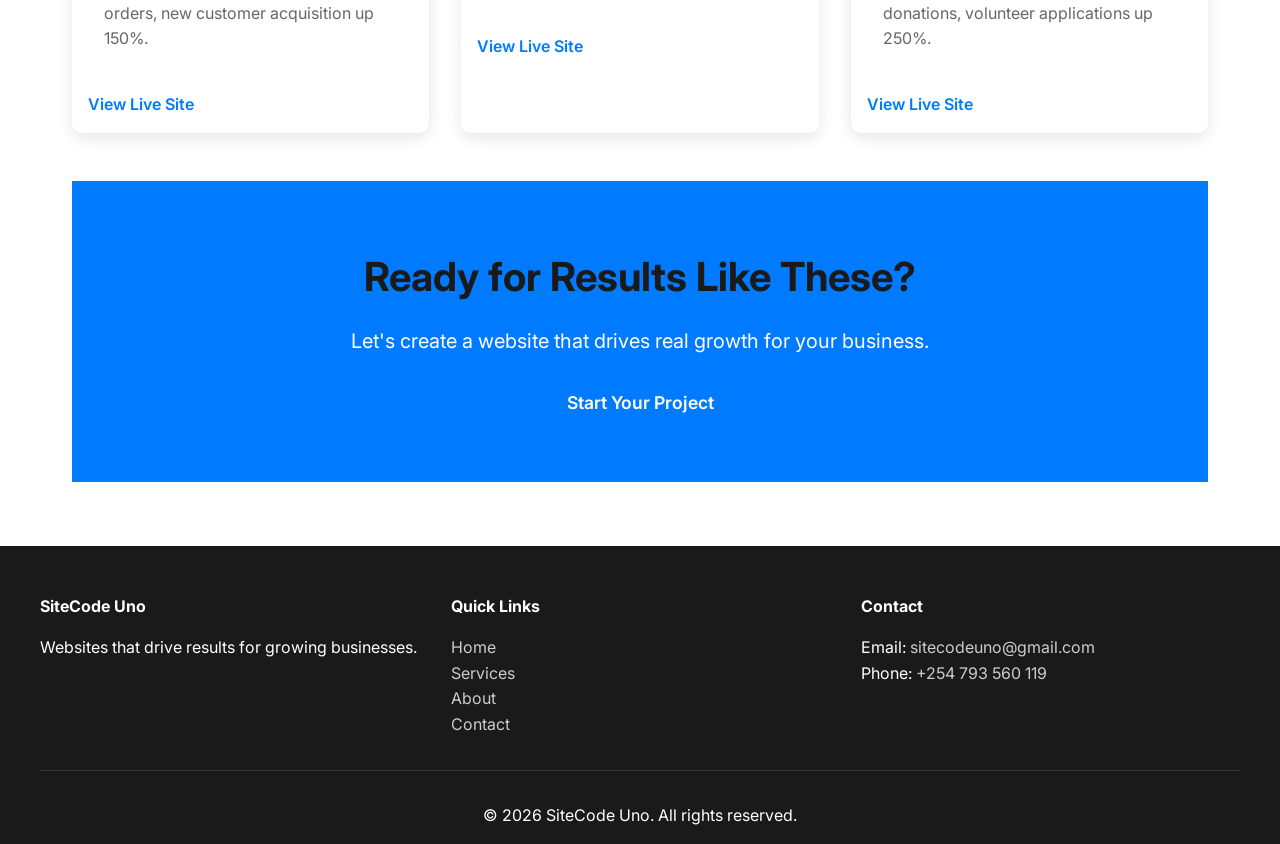
<file: portfolio.html>
<!DOCTYPE html>
<html lang="en">
<head>
    <meta charset="UTF-8">
    <meta name="viewport" content="width=device-width, initial-scale=1.0">
    <title>Portfolio - SiteCode Uno</title>
    <meta name="description" content="See our portfolio of high-converting websites. Real results for real businesses.">
    <link rel="stylesheet" href="assets/css/styles.css">
    <link href="https://fonts.googleapis.com/css2?family=Inter:wght@300;400;500;600;700&display=swap" rel="stylesheet">
</head>
<body>
    <header class="header">
        <nav class="nav">
            <div class="logo">SiteCode Uno</div>
            <button class="nav-toggle" aria-label="Open menu"><span></span></button>
            <ul class="nav-links">
                <li><a href="index.html">Home</a></li>
                <li><a href="services.html">Services</a></li>
                <li><a href="#portfolio">Portfolio</a></li>
                <li><a href="about.html">About</a></li>
                <li><a href="contact.html">Contact</a></li>
            </ul>
            <a href="contact.html" class="cta-button">Get Your Website</a>
        </nav>
    </header>

    <main>
        <section id="portfolio" class="portfolio-page">
            <h1>Our Portfolio</h1>
            <p>We build websites that don't just look good—they drive real business results.</p>

            <div class="portfolio-grid">
                <div class="project-card">
                    <img src="assets/images/project1-placeholder.svg" alt="E-commerce Website">
                    <div class="project-info">
                        <h3>E-commerce Store Redesign</h3>
                        <p><strong>Client:</strong> Fashion Boutique</p>
                        <p><strong>Challenge:</strong> Outdated design with poor mobile experience and low conversion rates.</p>
                        <p><strong>Solution:</strong> Modern, responsive e-commerce site with optimized checkout flow.</p>
                        <p><strong>Results:</strong> 250% increase in conversions, 40% faster loading times, mobile sales up 180%.</p>
                        <a href="#" class="project-link">View Live Site</a>
                    </div>
                </div>

                <div class="project-card">
                    <img src="assets/images/project2-placeholder.svg" alt="Business Website">
                    <div class="project-info">
                        <h3>Professional Services Website</h3>
                        <p><strong>Client:</strong> Accounting Firm</p>
                        <p><strong>Challenge:</strong> Generic template site that didn't convey expertise or generate leads.</p>
                        <p><strong>Solution:</strong> Custom design emphasizing trust, credibility, and clear service offerings.</p>
                        <p><strong>Results:</strong> 50+ qualified leads in first month, 300% increase in website inquiries.</p>
                        <a href="#" class="project-link">View Live Site</a>
                    </div>
                </div>

                <div class="project-card">
                    <img src="assets/images/project3-placeholder.svg" alt="Landing Page">
                    <div class="project-info">
                        <h3>Lead Generation Landing Page</h3>
                        <p><strong>Client:</strong> Software Company</p>
                        <p><strong>Challenge:</strong> High traffic but low conversion rates on marketing campaigns.</p>
                        <p><strong>Solution:</strong> Conversion-optimized landing page with compelling copy and clear CTAs.</p>
                        <p><strong>Results:</strong> 15% conversion rate (up from 2%), 400% increase in qualified leads.</p>
                        <a href="#" class="project-link">View Live Site</a>
                    </div>
                </div>

                <div class="project-card">
                    <img src="assets/images/project4-placeholder.svg" alt="Restaurant Website">
                    <div class="project-info">
                        <h3>Restaurant Website & Online Ordering</h3>
                        <p><strong>Client:</strong> Local Restaurant</p>
                        <p><strong>Challenge:</strong> No online presence, missing out on delivery and takeout orders.</p>
                        <p><strong>Solution:</strong> Beautiful website with integrated online ordering system.</p>
                        <p><strong>Results:</strong> 200% increase in online orders, new customer acquisition up 150%.</p>
                        <a href="#" class="project-link">View Live Site</a>
                    </div>
                </div>

                <div class="project-card">
                    <img src="assets/images/project5-placeholder.svg" alt="Consulting Website">
                    <div class="project-info">
                        <h3>Consulting Firm Redesign</h3>
                        <p><strong>Client:</strong> Management Consulting</p>
                        <p><strong>Challenge:</strong> Dated design that didn't reflect their premium positioning.</p>
                        <p><strong>Solution:</strong> Sophisticated design with case studies and strong credibility elements.</p>
                        <p><strong>Results:</strong> 75% increase in client inquiries, improved brand perception.</p>
                        <a href="#" class="project-link">View Live Site</a>
                    </div>
                </div>

                <div class="project-card">
                    <img src="assets/images/project6-placeholder.svg" alt="Non-Profit Website">
                    <div class="project-info">
                        <h3>Non-Profit Organization Website</h3>
                        <p><strong>Client:</strong> Local Charity</p>
                        <p><strong>Challenge:</strong> Difficult to donate online, poor volunteer sign-up process.</p>
                        <p><strong>Solution:</strong> User-friendly site with integrated donation system and volunteer portal.</p>
                        <p><strong>Results:</strong> 300% increase in online donations, volunteer applications up 250%.</p>
                        <a href="#" class="project-link">View Live Site</a>
                    </div>
                </div>
            </div>

            <div class="cta-section">
                <h2>Ready for Results Like These?</h2>
                <p>Let's create a website that drives real growth for your business.</p>
                <a href="contact.html" class="cta-primary">Start Your Project</a>
            </div>
        </section>
    </main>

    <footer class="footer">
        <div class="footer-content">
            <div class="footer-section">
                <h4>SiteCode Uno</h4>
                <p>Websites that drive results for growing businesses.</p>
            </div>
            <div class="footer-section">
                <h4>Quick Links</h4>
                <ul>
                    <li><a href="index.html">Home</a></li>
                    <li><a href="services.html">Services</a></li>
                    <li><a href="about.html">About</a></li>
                    <li><a href="contact.html">Contact</a></li>
                </ul>
            </div>
            <div class="footer-section">
                <h4>Contact</h4>
                <p>Email: <a href="mailto:sitecodeuno@gmail.com">sitecodeuno@gmail.com</a></p>
                <p>Phone: <a href="tel:+254793560119">+254 793 560 119</a></p>
            </div>
        </div>
        <div class="footer-bottom">
            <p>&copy; 2026 SiteCode Uno. All rights reserved.</p>
        </div>
    </footer>

    <script src="assets/js/script.js"></script>
</body>
</html>
</file>
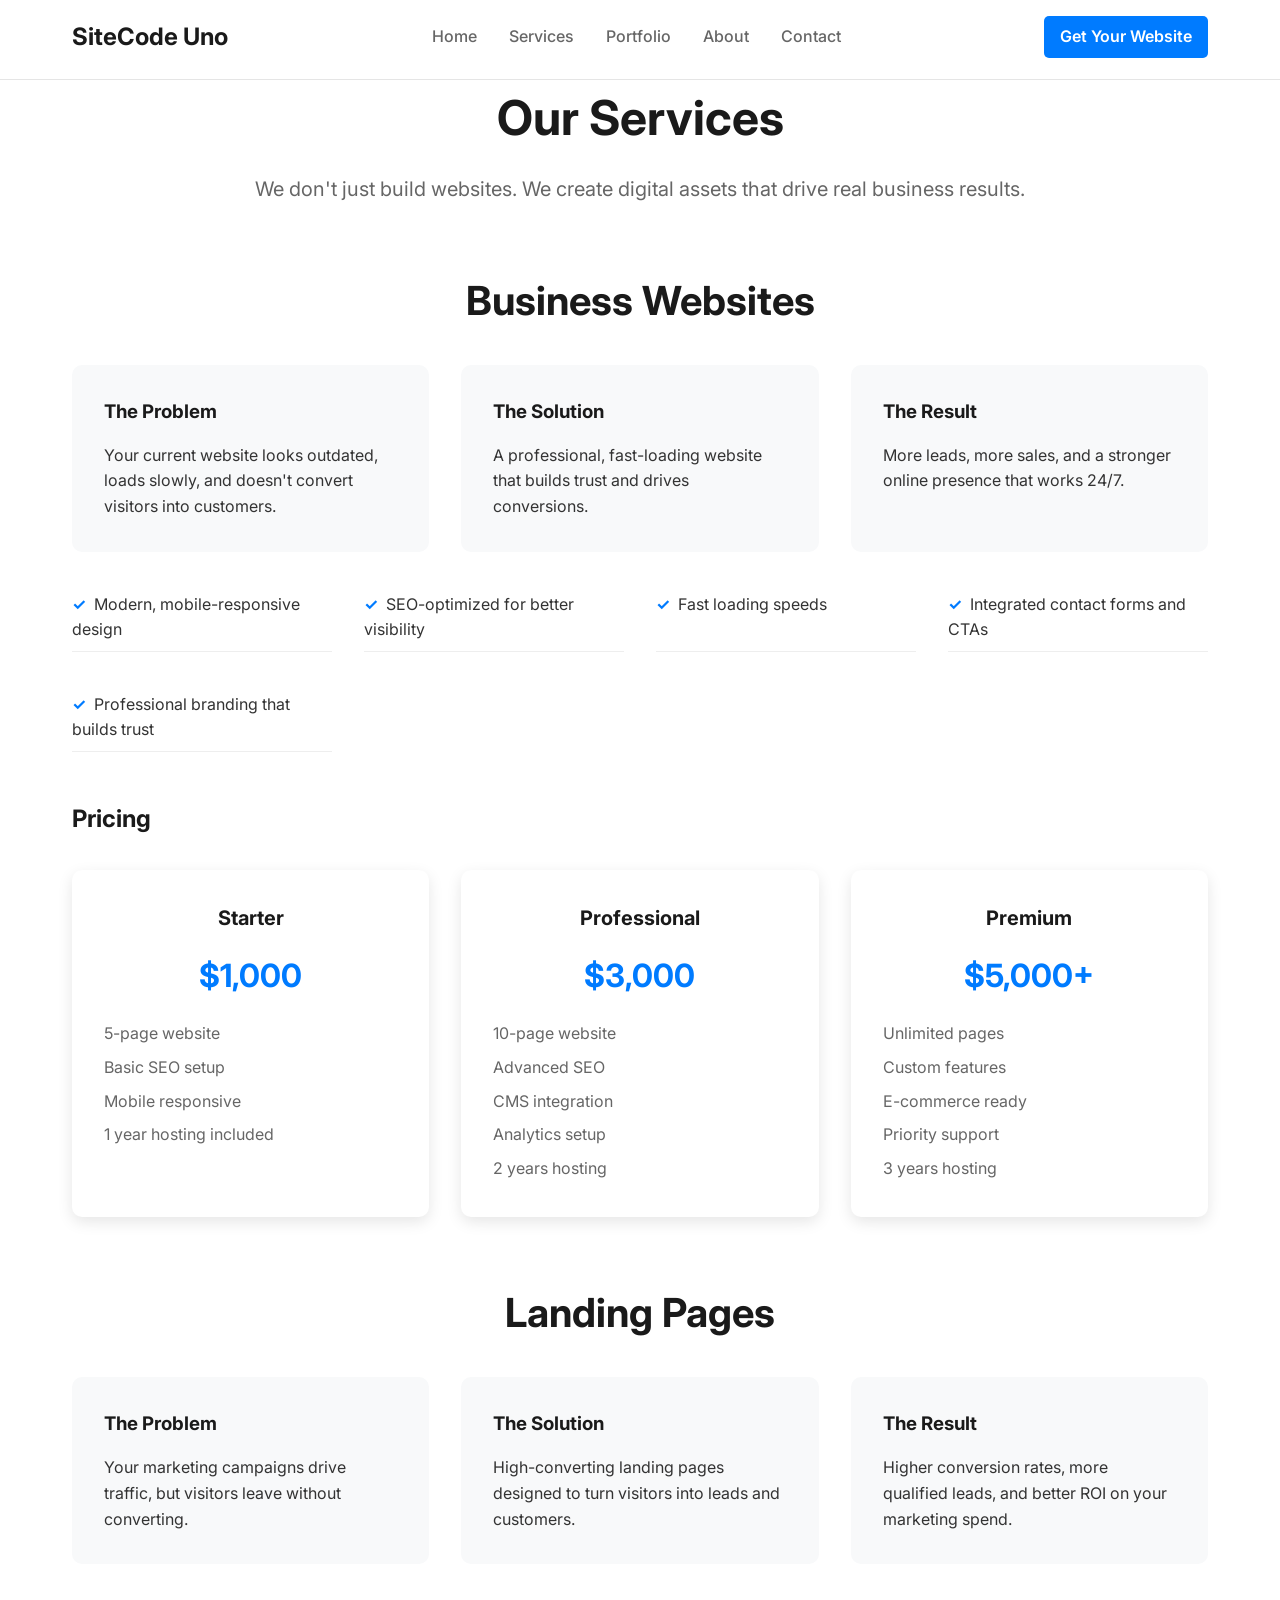
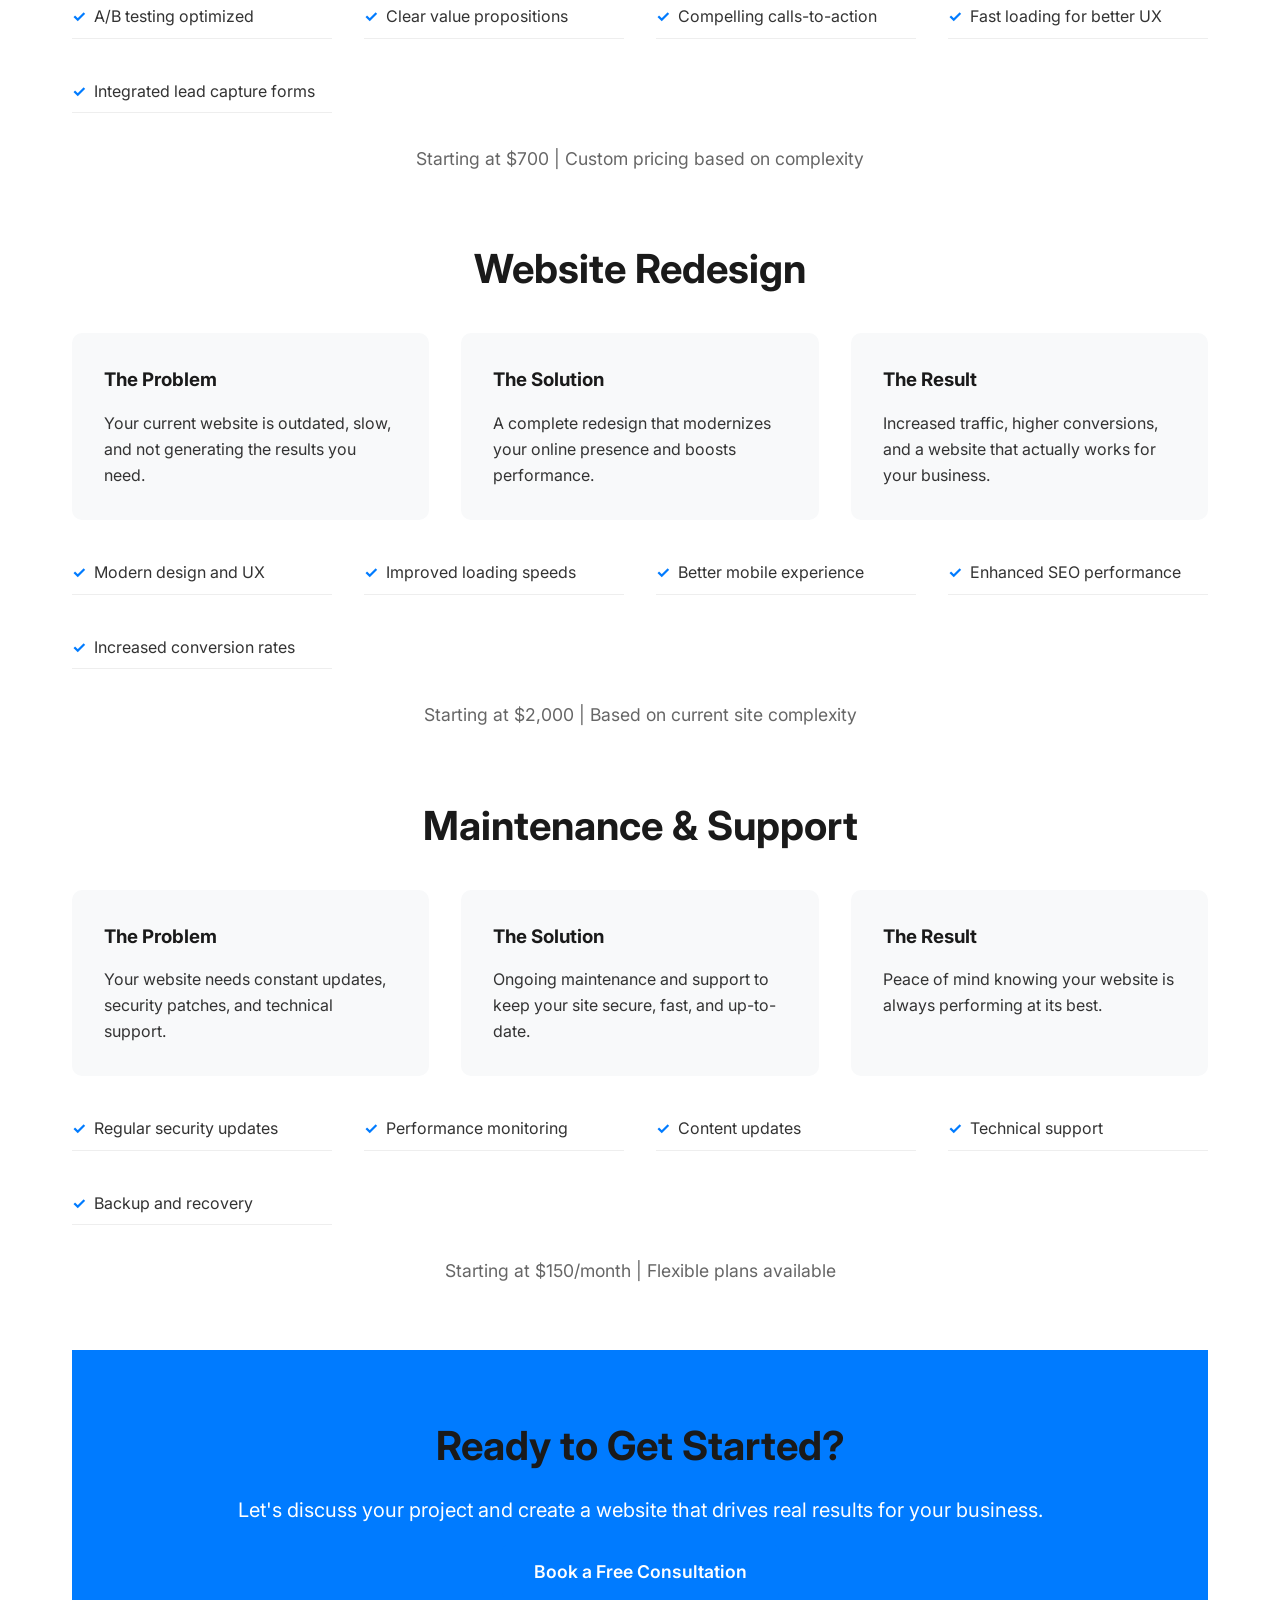
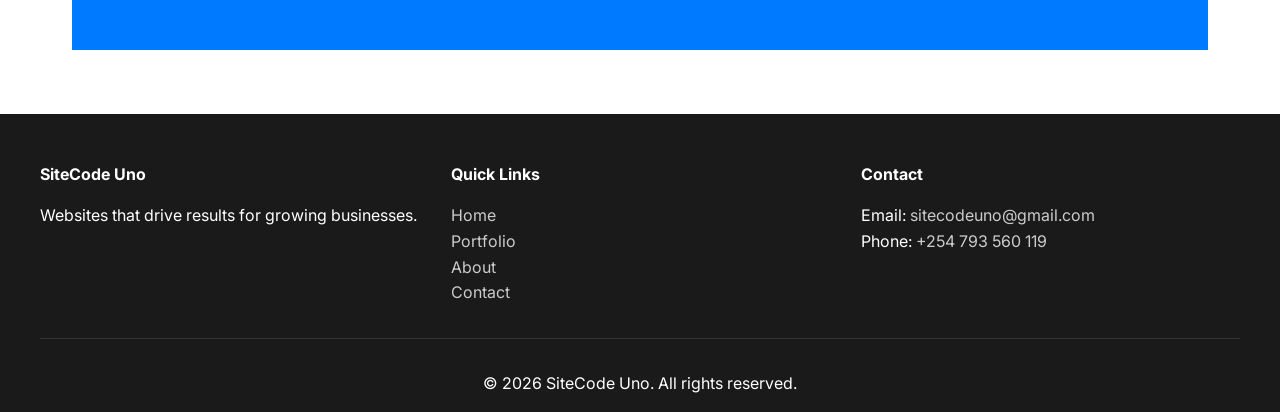
<file: services.html>
<!DOCTYPE html>
<html lang="en">
<head>
    <meta charset="UTF-8">
    <meta name="viewport" content="width=device-width, initial-scale=1.0">
    <title>Services - SiteCode Uno</title>
    <meta name="description" content="Professional web development services: business websites, landing pages, redesigns, and maintenance. Drive more customers and sales online.">
    <link rel="stylesheet" href="assets/css/styles.css">
    <link href="https://fonts.googleapis.com/css2?family=Inter:wght@300;400;500;600;700&display=swap" rel="stylesheet">
</head>
<body>
    <header class="header">
        <nav class="nav">
            <div class="logo">SiteCode Uno</div>
            <button class="nav-toggle" aria-label="Open menu"><span></span></button>
            <ul class="nav-links">
                <li><a href="index.html">Home</a></li>
                <li><a href="#services">Services</a></li>
                <li><a href="portfolio.html">Portfolio</a></li>
                <li><a href="about.html">About</a></li>
                <li><a href="contact.html">Contact</a></li>
            </ul>
            <a href="contact.html" class="cta-button">Get Your Website</a>
        </nav>
    </header>

    <main>
        <section id="services" class="services-page">
            <h1>Our Services</h1>
            <p>We don't just build websites. We create digital assets that drive real business results.</p>

            <div class="service-detail" id="business-websites">
                <div class="service-content">
                    <h2>Business Websites</h2>
                    <div class="problem-solution">
                        <div class="problem">
                            <h3>The Problem</h3>
                            <p>Your current website looks outdated, loads slowly, and doesn't convert visitors into customers.</p>
                        </div>
                        <div class="solution">
                            <h3>The Solution</h3>
                            <p>A professional, fast-loading website that builds trust and drives conversions.</p>
                        </div>
                        <div class="result">
                            <h3>The Result</h3>
                            <p>More leads, more sales, and a stronger online presence that works 24/7.</p>
                        </div>
                    </div>
                    <ul class="benefits">
                        <li>Modern, mobile-responsive design</li>
                        <li>SEO-optimized for better visibility</li>
                        <li>Fast loading speeds</li>
                        <li>Integrated contact forms and CTAs</li>
                        <li>Professional branding that builds trust</li>
                    </ul>
                    <div class="pricing">
                        <h3>Pricing</h3>
                        <div class="pricing-tiers">
                            <div class="tier">
                                <h4>Starter</h4>
                                <p class="price">$1,000</p>
                                <ul>
                                    <li>5-page website</li>
                                    <li>Basic SEO setup</li>
                                    <li>Mobile responsive</li>
                                    <li>1 year hosting included</li>
                                </ul>
                            </div>
                            <div class="tier">
                                <h4>Professional</h4>
                                <p class="price">$3,000</p>
                                <ul>
                                    <li>10-page website</li>
                                    <li>Advanced SEO</li>
                                    <li>CMS integration</li>
                                    <li>Analytics setup</li>
                                    <li>2 years hosting</li>
                                </ul>
                            </div>
                            <div class="tier">
                                <h4>Premium</h4>
                                <p class="price">$5,000+</p>
                                <ul>
                                    <li>Unlimited pages</li>
                                    <li>Custom features</li>
                                    <li>E-commerce ready</li>
                                    <li>Priority support</li>
                                    <li>3 years hosting</li>
                                </ul>
                            </div>
                        </div>
                    </div>
                </div>
            </div>

            <div class="service-detail" id="landing-pages">
                <div class="service-content">
                    <h2>Landing Pages</h2>
                    <div class="problem-solution">
                        <div class="problem">
                            <h3>The Problem</h3>
                            <p>Your marketing campaigns drive traffic, but visitors leave without converting.</p>
                        </div>
                        <div class="solution">
                            <h3>The Solution</h3>
                            <p>High-converting landing pages designed to turn visitors into leads and customers.</p>
                        </div>
                        <div class="result">
                            <h3>The Result</h3>
                            <p>Higher conversion rates, more qualified leads, and better ROI on your marketing spend.</p>
                        </div>
                    </div>
                    <ul class="benefits">
                        <li>A/B testing optimized</li>
                        <li>Clear value propositions</li>
                        <li>Compelling calls-to-action</li>
                        <li>Fast loading for better UX</li>
                        <li>Integrated lead capture forms</li>
                    </ul>
                    <p class="pricing-note">Starting at $700 | Custom pricing based on complexity</p>
                </div>
            </div>

            <div class="service-detail" id="redesign">
                <div class="service-content">
                    <h2>Website Redesign</h2>
                    <div class="problem-solution">
                        <div class="problem">
                            <h3>The Problem</h3>
                            <p>Your current website is outdated, slow, and not generating the results you need.</p>
                        </div>
                        <div class="solution">
                            <h3>The Solution</h3>
                            <p>A complete redesign that modernizes your online presence and boosts performance.</p>
                        </div>
                        <div class="result">
                            <h3>The Result</h3>
                            <p>Increased traffic, higher conversions, and a website that actually works for your business.</p>
                        </div>
                    </div>
                    <ul class="benefits">
                        <li>Modern design and UX</li>
                        <li>Improved loading speeds</li>
                        <li>Better mobile experience</li>
                        <li>Enhanced SEO performance</li>
                        <li>Increased conversion rates</li>
                    </ul>
                    <p class="pricing-note">Starting at $2,000 | Based on current site complexity</p>
                </div>
            </div>

            <div class="service-detail" id="maintenance">
                <div class="service-content">
                    <h2>Maintenance & Support</h2>
                    <div class="problem-solution">
                        <div class="problem">
                            <h3>The Problem</h3>
                            <p>Your website needs constant updates, security patches, and technical support.</p>
                        </div>
                        <div class="solution">
                            <h3>The Solution</h3>
                            <p>Ongoing maintenance and support to keep your site secure, fast, and up-to-date.</p>
                        </div>
                        <div class="result">
                            <h3>The Result</h3>
                            <p>Peace of mind knowing your website is always performing at its best.</p>
                        </div>
                    </div>
                    <ul class="benefits">
                        <li>Regular security updates</li>
                        <li>Performance monitoring</li>
                        <li>Content updates</li>
                        <li>Technical support</li>
                        <li>Backup and recovery</li>
                    </ul>
                    <p class="pricing-note">Starting at $150/month | Flexible plans available</p>
                </div>
            </div>

            <div class="cta-section">
                <h2>Ready to Get Started?</h2>
                <p>Let's discuss your project and create a website that drives real results for your business.</p>
                <a href="contact.html" class="cta-primary">Book a Free Consultation</a>
            </div>
        </section>
    </main>

    <footer class="footer">
        <div class="footer-content">
            <div class="footer-section">
                <h4>SiteCode Uno</h4>
                <p>Websites that drive results for growing businesses.</p>
            </div>
            <div class="footer-section">
                <h4>Quick Links</h4>
                <ul>
                    <li><a href="index.html">Home</a></li>
                    <li><a href="portfolio.html">Portfolio</a></li>
                    <li><a href="about.html">About</a></li>
                    <li><a href="contact.html">Contact</a></li>
                </ul>
            </div>
            <div class="footer-section">
                <h4>Contact</h4>
                <p>Email: <a href="mailto:sitecodeuno@gmail.com">sitecodeuno@gmail.com</a></p>
                <p>Phone: <a href="tel:+254793560119">+254 793 560 119</a></p>
            </div>
        </div>
        <div class="footer-bottom">
            <p>&copy; 2026 SiteCode Uno. All rights reserved.</p>
        </div>
    </footer>

    <script src="assets/js/script.js"></script>
</body>
</html>
</file>
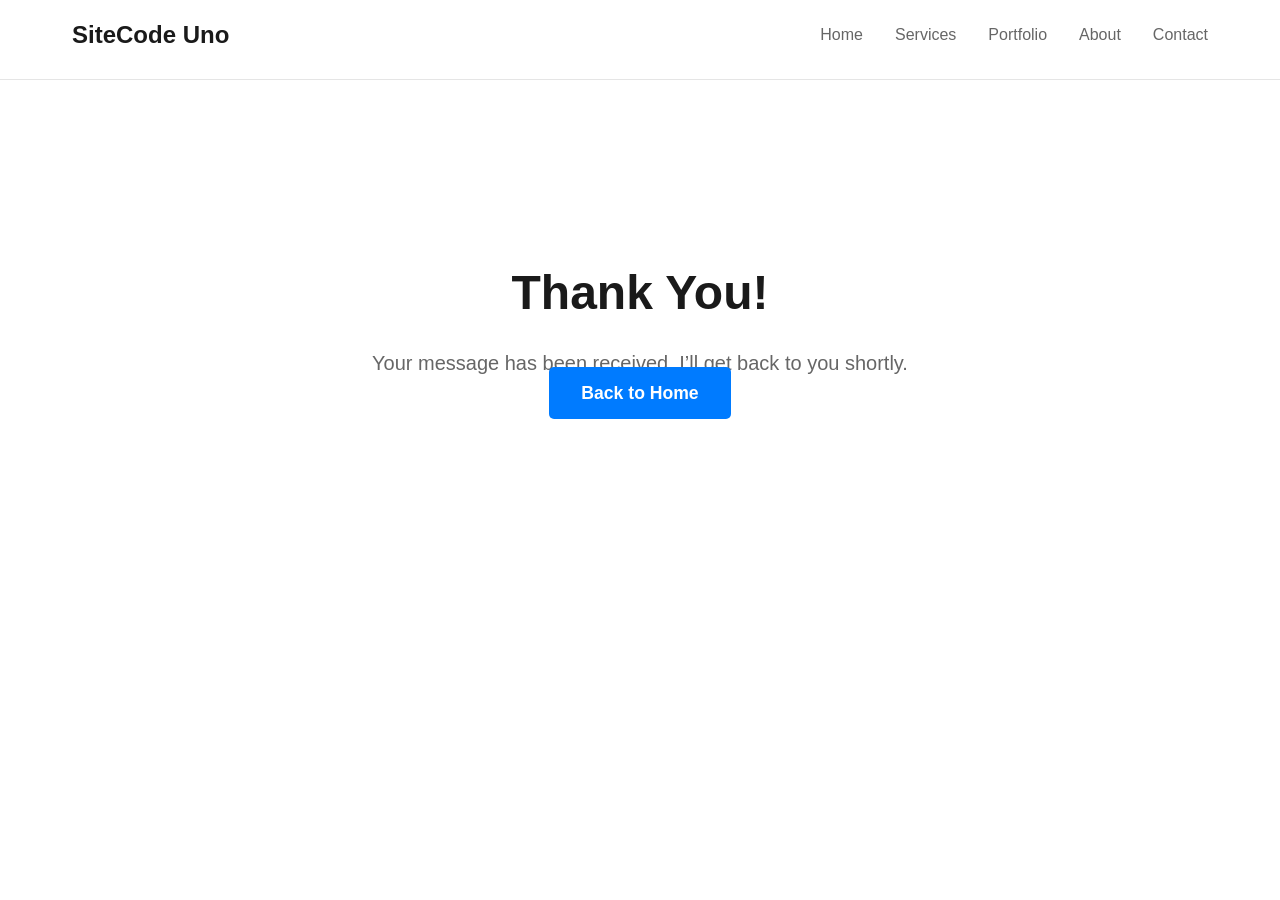
<file: thank-you.html>
<!DOCTYPE html>
<html lang="en">
<head>
    <meta charset="UTF-8">
    <meta name="viewport" content="width=device-width, initial-scale=1.0">
    <title>Thank You - SiteCode Uno</title>
    <meta name="description" content="Thank you for contacting SiteCode Uno.">
    <link rel="stylesheet" href="assets/css/styles.css">
</head>
<body>
    <header class="header">
        <nav class="nav">
            <div class="logo">SiteCode Uno</div>
            <ul class="nav-links">
                <li><a href="index.html">Home</a></li>
                <li><a href="services.html">Services</a></li>
                <li><a href="portfolio.html">Portfolio</a></li>
                <li><a href="about.html">About</a></li>
                <li><a href="contact.html">Contact</a></li>
            </ul>
        </nav>
    </header>

    <main>
        <section class="contact-page" style="min-height: 70vh; display: flex; align-items: center; justify-content: center;">
            <div class="contact-hero" style="text-align: center; max-width: 700px;">
                <h1>Thank You!</h1>
                <p>Your message has been received. I’ll get back to you shortly.</p>
                <a href="index.html" class="cta-primary">Back to Home</a>
            </div>
        </section>
    </main>

    <script src="assets/js/script.js"></script>
</body>
</html>
</file>
<file: assets/css/styles.css>
/* Reset and base styles */
* {
    margin: 0;
    padding: 0;
    box-sizing: border-box;
}

:root {
    --header-height: 80px;
}

body {
    font-family: 'Inter', sans-serif;
    line-height: 1.6;
    color: #333;
    scroll-behavior: smooth;
    padding-top: var(--header-height);
}

html {
    scroll-behavior: smooth;
}

/* Animations */
.fade-in-up {
    opacity: 0;
    transform: translateY(30px);
    transition: opacity 0.6s ease, transform 0.6s ease;
}

.fade-in-up.fade-in-up {
    opacity: 1;
    transform: translateY(0);
}

/* Header and Navigation */
.header {
    position: fixed;
    top: 0;
    left: 0;
    width: 100%;
    height: var(--header-height);
    background: rgba(255, 255, 255, 0.95);
    backdrop-filter: blur(10px);
    z-index: 1000;
    border-bottom: 1px solid #e5e5e5;
    transform: translateY(0);
    transition: transform 0.25s ease, background 0.25s ease;
}

.header.hidden {
    transform: translateY(-100%);
}

.nav {
    display: flex;
    justify-content: space-between;
    align-items: center;
    padding: 1rem 2rem;
    max-width: 1200px;
    margin: 0 auto;
    position: relative;
}

.nav-toggle {
    display: none;
    position: relative;
    border: none;
    background: transparent;
    cursor: pointer;
    width: 2rem;
    height: 2rem;
    padding: 0;
}

.nav-toggle span,
.nav-toggle span::before,
.nav-toggle span::after {
    display: block;
    width: 24px;
    height: 2px;
    background: #1a1a1a;
    border-radius: 1px;
    position: absolute;
    left: 0;
    transition: transform 0.2s ease, opacity 0.2s ease;
}

.nav-toggle span {
    top: 50%;
    transform: translateY(-50%);
}

.nav-toggle span::before {
    content: "";
    top: -8px;
}

.nav-toggle span::after {
    content: "";
    top: 8px;
}

.nav-toggle.open span {
    opacity: 0;
}

.nav-toggle.open span::before {
    transform: rotate(45deg);
    top: 0;
}

.nav-toggle.open span::after {
    transform: rotate(-45deg);
    top: 0;
}

.logo {
    font-size: 1.5rem;
    font-weight: 700;
    color: #1a1a1a;
}

.nav-links {
    display: flex;
    list-style: none;
    gap: 2rem;
}

.nav-links a {
    text-decoration: none;
    color: #666;
    font-weight: 500;
    transition: color 0.3s;
}

.nav-links a:hover {
    color: #1a1a1a;
}

.cta-button {
    background: #007bff;
    color: white;
    padding: 0.5rem 1rem;
    border-radius: 5px;
    text-decoration: none;
    font-weight: 600;
    transition: background 0.3s;
}

.cta-button:hover {
    background: #0056b3;
}

/* Hero Section */
.hero {
    display: flex;
    align-items: center;
    min-height: calc(100vh - 120px);
    padding: 0 2rem 4rem;
    max-width: 1200px;
    margin: 0 auto;
    gap: 4rem;
}

.hero-content {
    flex: 1;
}

.hero h1 {
    font-size: 3.5rem;
    font-weight: 700;
    margin-bottom: 1rem;
    color: #1a1a1a;
    line-height: 1.2;
}

.hero p {
    font-size: 1.25rem;
    color: #666;
    margin-bottom: 2rem;
}

.hero-ctas {
    display: flex;
    gap: 1rem;
}

.cta-primary {
    background: #007bff;
    color: white;
    padding: 1rem 2rem;
    border-radius: 5px;
    text-decoration: none;
    font-weight: 600;
    font-size: 1.1rem;
    transition: background 0.3s;
}

.cta-primary:hover {
    background: #0056b3;
}

.cta-secondary {
    background: transparent;
    color: #007bff;
    padding: 1rem 2rem;
    border: 2px solid #007bff;
    border-radius: 5px;
    text-decoration: none;
    font-weight: 600;
    font-size: 1.1rem;
    transition: all 0.3s;
}

.cta-secondary:hover {
    background: #007bff;
    color: white;
}

.hero-image {
    flex: 1;
    text-align: center;
}

.hero-image img {
    max-width: 100%;
    height: auto;
    border-radius: 10px;
    box-shadow: 0 10px 30px rgba(0,0,0,0.1);
}

main > section:first-child {
    padding-top: 0;
}

/* Sections */
section {
    padding: 4rem 2rem;
    max-width: 1200px;
    margin: 0 auto;
}

section h2 {
    font-size: 2.5rem;
    text-align: center;
    margin-bottom: 3rem;
    color: #1a1a1a;
}

/* Social Proof */
.social-proof {
    background: #f8f9fa;
}

.testimonials {
    display: grid;
    grid-template-columns: repeat(auto-fit, minmax(300px, 1fr));
    gap: 2rem;
}

.testimonial {
    background: white;
    padding: 2rem;
    border-radius: 10px;
    box-shadow: 0 5px 15px rgba(0,0,0,0.1);
}

.testimonial p {
    font-style: italic;
    margin-bottom: 1rem;
}

.testimonial cite {
    font-weight: 600;
    color: #666;
}

/* Value Proposition */
.benefits {
    display: grid;
    grid-template-columns: repeat(auto-fit, minmax(250px, 1fr));
    gap: 2rem;
}

.benefit {
    text-align: center;
    padding: 2rem;
    background: white;
    border-radius: 10px;
    box-shadow: 0 5px 15px rgba(0,0,0,0.1);
}

.benefit h3 {
    font-size: 1.5rem;
    margin-bottom: 1rem;
    color: #1a1a1a;
}

/* Services Preview */
.services-grid {
    display: grid;
    grid-template-columns: repeat(auto-fit, minmax(250px, 1fr));
    gap: 2rem;
}

.service-card {
    background: white;
    padding: 2rem;
    border-radius: 10px;
    box-shadow: 0 5px 15px rgba(0,0,0,0.1);
    text-align: center;
}

.service-card h3 {
    font-size: 1.25rem;
    margin-bottom: 1rem;
    color: #1a1a1a;
}

.learn-more {
    color: #007bff;
    text-decoration: none;
    font-weight: 600;
    margin-top: 1rem;
    display: inline-block;
}

.learn-more:hover {
    text-decoration: underline;
}

/* Portfolio Preview */
.portfolio-grid {
    display: grid;
    grid-template-columns: repeat(auto-fit, minmax(300px, 1fr));
    gap: 2rem;
    margin-bottom: 3rem;
}

.project-card {
    background: white;
    border-radius: 10px;
    overflow: hidden;
    box-shadow: 0 5px 15px rgba(0,0,0,0.1);
    transition: transform 0.3s;
}

.project-card:hover {
    transform: translateY(-5px);
}

.project-card img {
    width: 100%;
    height: 200px;
    object-fit: cover;
}

.project-card h3 {
    padding: 1rem;
    font-size: 1.25rem;
    color: #1a1a1a;
}

.project-card p {
    padding: 0 1rem 1rem;
    color: #666;
}

/* Final CTA */
.final-cta {
    background: #007bff;
    color: white;
    text-align: center;
}

.final-cta h2 {
    color: white;
    margin-bottom: 1rem;
}

.final-cta p {
    font-size: 1.25rem;
    margin-bottom: 2rem;
}

/* Footer */
.footer {
    background: #1a1a1a;
    color: white;
    padding: 3rem 2rem 1rem;
}

.footer-content {
    display: grid;
    grid-template-columns: repeat(auto-fit, minmax(250px, 1fr));
    gap: 2rem;
    max-width: 1200px;
    margin: 0 auto;
}

.footer-section h4 {
    margin-bottom: 1rem;
    color: white;
}

.footer-section ul {
    list-style: none;
}

.footer-section a {
    color: #ccc;
    text-decoration: none;
}

.footer-section a:hover {
    color: white;
}

.footer-bottom {
    text-align: center;
    margin-top: 2rem;
    padding-top: 2rem;
    border-top: 1px solid #333;
    max-width: 1200px;
    margin-left: auto;
    margin-right: auto;
}

/* Responsive Design */
@media (max-width: 768px) {
    .nav {
        flex-direction: row;
        gap: 0.5rem;
        align-items: center;
        justify-content: space-between;
        padding: 0 1.5rem;
        min-height: var(--header-height);
    }

    .nav-toggle {
        display: block;
        order: 1;
        flex: 0 0 auto;
    }

    .logo {
        order: 2;
        flex: 1;
        text-align: center;
    }

    .cta-button {
        order: 3;
        flex: 0 0 auto;
        white-space: nowrap;
    }

    .nav-links {
        position: absolute;
        top: 100%;
        left: 0;
        right: 0;
        flex-direction: column;
        align-items: flex-start;
        gap: 0;
        padding: 1rem 1.5rem;
        background: rgba(255, 255, 255, 0.98);
        border-bottom: 1px solid #e5e5e5;
        transform: translateY(-12px);
        opacity: 0;
        visibility: hidden;
        pointer-events: none;
        transition: opacity 0.25s ease, transform 0.25s ease, visibility 0.25s ease;
        box-shadow: 0 10px 30px rgba(0,0,0,0.08);
        z-index: 999;
    }

    .nav-links.open {
        transform: translateY(0);
        opacity: 1;
        visibility: visible;
        pointer-events: auto;
    }

    .nav-links li {
        width: 100%;
    }

    .nav-links a {
        display: block;
        width: 100%;
        padding: 0.75rem 0;
    }

    .hero {
        flex-direction: column;
        text-align: center;
        padding-top: 100px;
    }

    .hero h1 {
        font-size: 2.5rem;
    }

    .hero-ctas {
        flex-direction: column;
        align-items: center;
    }

    .hero-image {
        order: -1;
    }

    section h2 {
        font-size: 2rem;
    }

    .testimonials,
    .benefits,
    .services-grid,
    .portfolio-grid {
        grid-template-columns: 1fr;
    }

    .contact-content {
        display: flex;
        flex-direction: column;
        gap: 3rem;
        width: 100%;
    }

    .contact-form-section,
    .contact-info {
        width: 100%;
    }

    .contact-info {
        display: block;
    }

    .hero h1 {
        font-size: 2.5rem;
    }

    .hero-ctas {
        flex-direction: column;
        align-items: center;
    }

    .hero-image {
        order: -1;
    }

    section h2 {
        font-size: 2rem;
    }

    .testimonials,
    .benefits,
    .services-grid,
    .portfolio-grid {
        grid-template-columns: 1fr;
    }
}

/* Services Page Styles */
.services-page {
    padding-top: 40px;
}

.services-page > h1 {
    font-size: 3rem;
    text-align: center;
    margin-bottom: 1rem;
    color: #1a1a1a;
}

.services-page > p {
    font-size: 1.25rem;
    text-align: center;
    color: #666;
    margin-bottom: 4rem;
}

.service-detail {
    margin-bottom: 4rem;
}

.service-content h2 {
    font-size: 2.5rem;
    color: #1a1a1a;
    margin-bottom: 2rem;
}

.problem-solution {
    display: grid;
    grid-template-columns: repeat(auto-fit, minmax(250px, 1fr));
    gap: 2rem;
    margin-bottom: 2rem;
}

.problem, .solution, .result {
    background: #f8f9fa;
    padding: 2rem;
    border-radius: 10px;
}

.problem h3, .solution h3, .result h3 {
    color: #1a1a1a;
    margin-bottom: 1rem;
}

.benefits {
    list-style: none;
    padding: 0;
    margin: 2rem 0;
}

.benefits li {
    padding: 0.5rem 0;
    border-bottom: 1px solid #eee;
}

.benefits li:before {
    content: "✓";
    color: #007bff;
    font-weight: bold;
    margin-right: 0.5rem;
}

.pricing {
    margin-top: 3rem;
}

.pricing h3 {
    font-size: 1.5rem;
    margin-bottom: 2rem;
    color: #1a1a1a;
}

.pricing-tiers {
    display: grid;
    grid-template-columns: repeat(auto-fit, minmax(250px, 1fr));
    gap: 2rem;
}

.tier {
    background: white;
    padding: 2rem;
    border-radius: 10px;
    box-shadow: 0 5px 15px rgba(0,0,0,0.1);
    text-align: center;
}

.tier h4 {
    font-size: 1.25rem;
    margin-bottom: 1rem;
    color: #1a1a1a;
}

.price {
    font-size: 2rem;
    font-weight: 700;
    color: #007bff;
    margin-bottom: 1rem;
}

.tier ul {
    list-style: none;
    padding: 0;
    text-align: left;
}

.tier li {
    padding: 0.25rem 0;
    color: #666;
}

.pricing-note {
    font-size: 1.1rem;
    color: #666;
    margin-top: 2rem;
    text-align: center;
}

/* Portfolio Page Styles */
.portfolio-page {
    padding-top: 40px;
}

.portfolio-page > h1 {
    font-size: 3rem;
    text-align: center;
    margin-bottom: 1rem;
    color: #1a1a1a;
}

.portfolio-page > p {
    font-size: 1.25rem;
    text-align: center;
    color: #666;
    margin-bottom: 4rem;
}

.project-info {
    padding: 1rem;
}

.project-info h3 {
    font-size: 1.25rem;
    margin-bottom: 1rem;
    color: #1a1a1a;
}

.project-info p {
    margin-bottom: 0.5rem;
    color: #666;
}

.project-link {
    display: inline-block;
    color: #007bff;
    text-decoration: none;
    font-weight: 600;
    margin-top: 1rem;
}

.project-link:hover {
    text-decoration: underline;
}

/* About Page Styles */
.about-page {
    padding-top: 40px;
}

.about-hero {
    text-align: center;
    margin-bottom: 4rem;
}

.about-hero h1 {
    font-size: 3rem;
    margin-bottom: 1rem;
    color: #1a1a1a;
}

.about-hero p {
    font-size: 1.25rem;
    color: #666;
}

.founder-story {
    display: grid;
    grid-template-columns: 2fr 1fr;
    gap: 4rem;
    align-items: center;
    margin-bottom: 4rem;
}

.story-content h2 {
    font-size: 2.5rem;
    margin-bottom: 2rem;
    color: #1a1a1a;
}

.story-image img {
    width: 100%;
    border-radius: 10px;
    box-shadow: 0 10px 30px rgba(0,0,0,0.1);
}

.why-we-build {
    margin-bottom: 4rem;
}

.why-we-build h2 {
    font-size: 2.5rem;
    text-align: center;
    margin-bottom: 3rem;
    color: #1a1a1a;
}

.reasons {
    display: grid;
    grid-template-columns: repeat(auto-fit, minmax(250px, 1fr));
    gap: 2rem;
}

.reason {
    background: white;
    padding: 2rem;
    border-radius: 10px;
    box-shadow: 0 5px 15px rgba(0,0,0,0.1);
}

.reason h3 {
    color: #1a1a1a;
    margin-bottom: 1rem;
}

.our-approach {
    background: #f8f9fa;
    padding: 4rem 0;
    margin-bottom: 4rem;
}

.our-approach h2 {
    font-size: 2.5rem;
    text-align: center;
    margin-bottom: 3rem;
    color: #1a1a1a;
}

.approach-steps {
    display: grid;
    grid-template-columns: repeat(auto-fit, minmax(250px, 1fr));
    gap: 2rem;
    max-width: 1200px;
    margin: 0 auto;
}

.step {
    text-align: center;
    background: white;
    padding: 2rem;
    border-radius: 10px;
    box-shadow: 0 5px 15px rgba(0,0,0,0.1);
}

.step h3 {
    color: #1a1a1a;
    margin-bottom: 1rem;
}

.stats {
    margin-bottom: 4rem;
}

.stats h2 {
    font-size: 2.5rem;
    text-align: center;
    margin-bottom: 3rem;
    color: #1a1a1a;
}

.stats-grid {
    display: grid;
    grid-template-columns: repeat(auto-fit, minmax(200px, 1fr));
    gap: 2rem;
    text-align: center;
}

.stat h3 {
    font-size: 3rem;
    color: #007bff;
    margin-bottom: 0.5rem;
}

.stat p {
    color: #666;
    font-weight: 600;
}

/* Contact Page Styles */
.contact-page {
    padding-top: 40px;
}

.contact-hero {
    text-align: center;
    margin-bottom: 4rem;
}

.contact-hero h1 {
    font-size: 3rem;
    margin-bottom: 1rem;
    color: #1a1a1a;
}

.contact-hero p {
    font-size: 1.25rem;
    color: #666;
}

.contact-content {
    display: grid;
    grid-template-columns: 2fr 1fr;
    gap: 4rem;
    margin-bottom: 4rem;
}

.contact-form-section h2 {
    font-size: 2.5rem;
    margin-bottom: 2rem;
    color: #1a1a1a;
}

.form-group {
    margin-bottom: 1.5rem;
}

.form-group label {
    display: block;
    margin-bottom: 0.5rem;
    font-weight: 600;
    color: #1a1a1a;
}

.form-group input,
.form-group select,
.form-group textarea {
    width: 100%;
    padding: 1rem;
    border: 2px solid #ddd;
    border-radius: 5px;
    font-size: 1rem;
    font-family: inherit;
    transition: border-color 0.3s;
}

.form-group input:focus,
.form-group select:focus,
.form-group textarea:focus {
    outline: none;
    border-color: #007bff;
}

.contact-info h2 {
    font-size: 2.5rem;
    margin-bottom: 2rem;
    color: #1a1a1a;
}

.contact-methods {
    margin-bottom: 3rem;
}

.contact-method {
    margin-bottom: 2rem;
}

.contact-method h3 {
    color: #1a1a1a;
    margin-bottom: 0.5rem;
}

.contact-method p {
    color: #666;
    margin-bottom: 0.25rem;
}

.faq h3 {
    font-size: 1.5rem;
    margin-bottom: 1.5rem;
    color: #1a1a1a;
}

.faq-item {
    margin-bottom: 1.5rem;
}

.faq-item h4 {
    color: #1a1a1a;
    margin-bottom: 0.5rem;
}

.faq-item p {
    color: #666;
}

.trust-signals {
    background: #f8f9fa;
    padding: 4rem 0;
}

.trust-signals h2 {
    font-size: 2.5rem;
    text-align: center;
    margin-bottom: 3rem;
    color: #1a1a1a;
}

.trust-grid {
    display: grid;
    grid-template-columns: repeat(auto-fit, minmax(250px, 1fr));
    gap: 2rem;
    max-width: 1200px;
    margin: 0 auto;
}

.trust-item {
    text-align: center;
    background: white;
    padding: 2rem;
    border-radius: 10px;
    box-shadow: 0 5px 15px rgba(0,0,0,0.1);
}

.trust-item h4 {
    color: #1a1a1a;
    margin-bottom: 1rem;
}

/* CTA Section */
.cta-section {
    text-align: center;
    background: #007bff;
    color: white;
    padding: 4rem 2rem;
}

.cta-section h2 {
    font-size: 2.5rem;
    margin-bottom: 1rem;
}

.cta-section p {
    font-size: 1.25rem;
    margin-bottom: 2rem;
}
</file>
